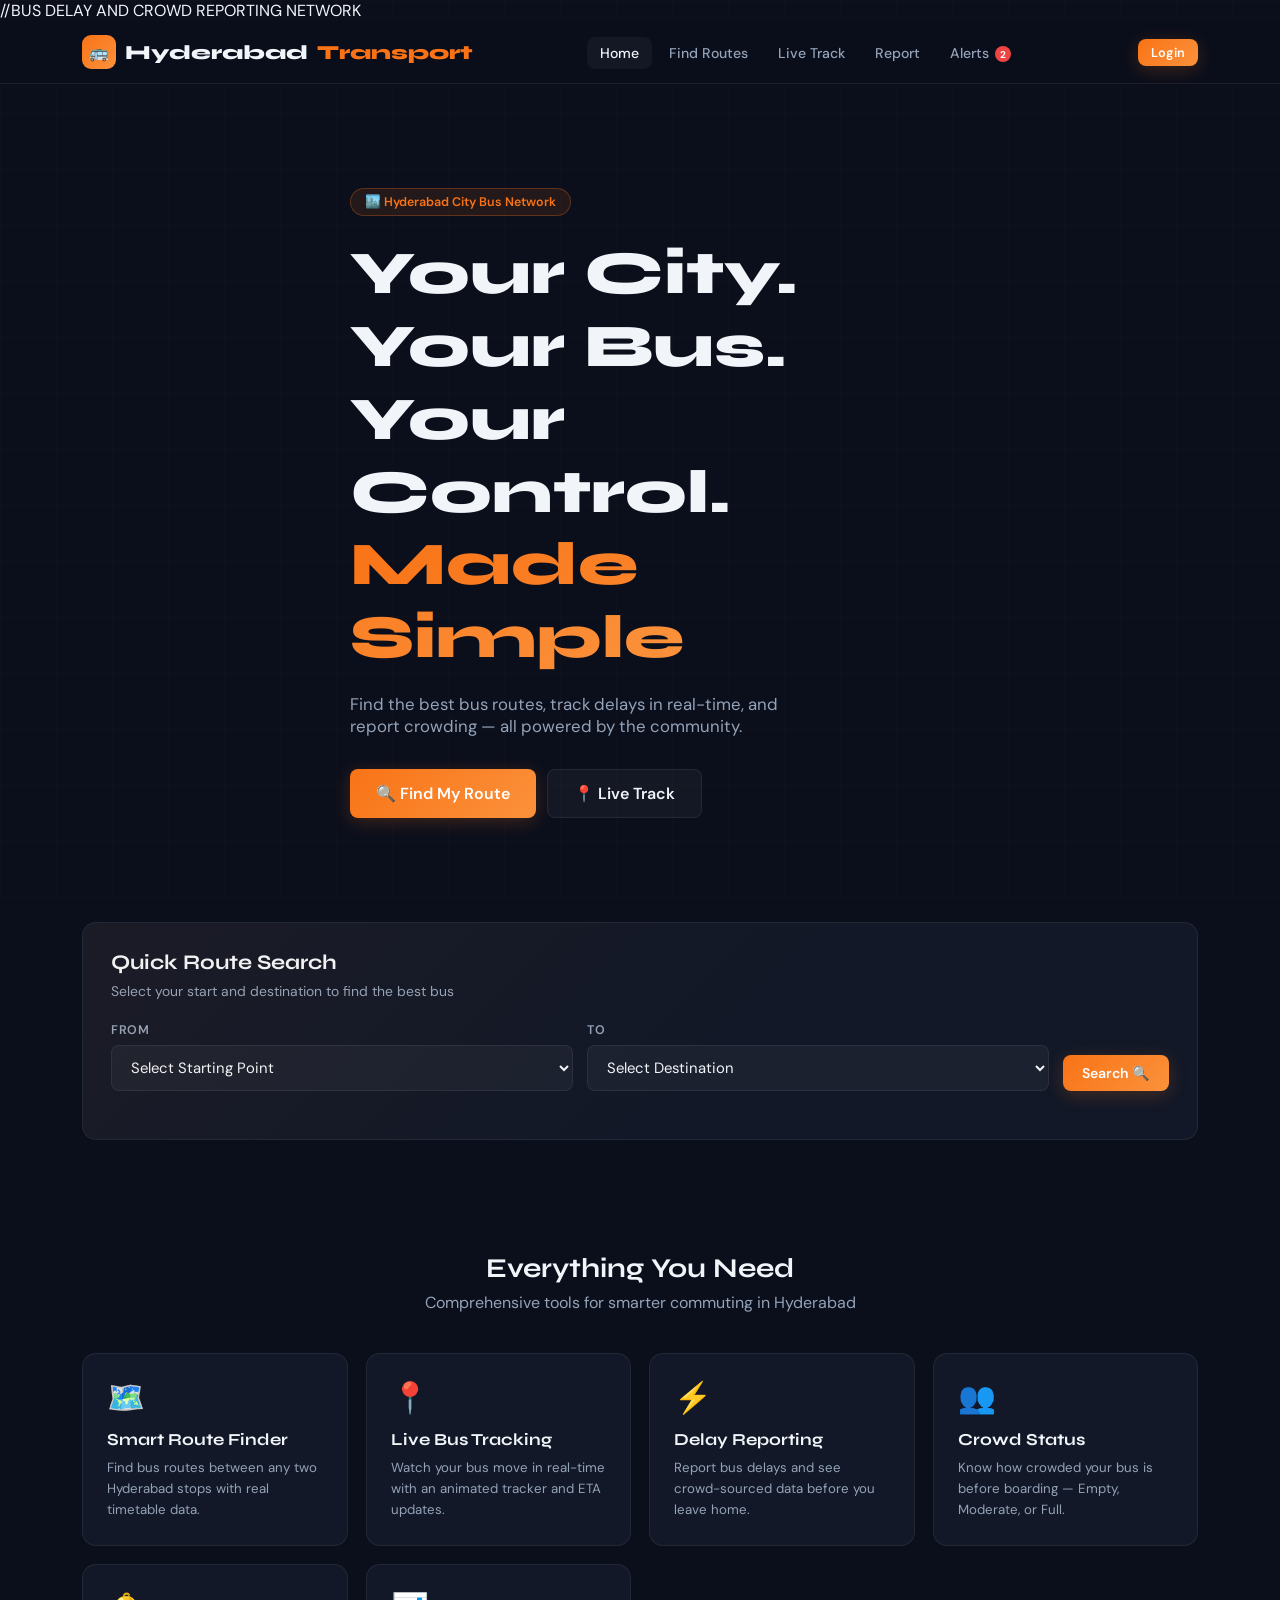
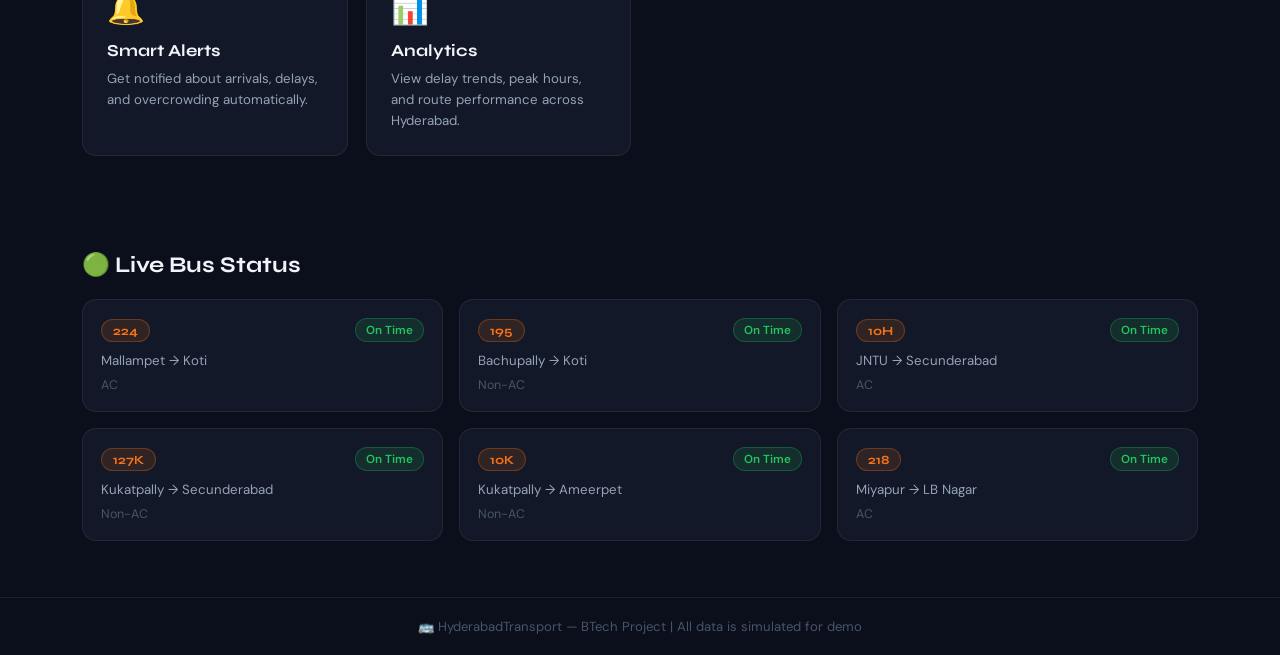
<file: index.html>
//BUS DELAY AND CROWD REPORTING NETWORK
<!DOCTYPE html>
<html lang="en">
<head>
  <meta charset="UTF-8"/>
  <meta name="viewport" content="width=device-width,initial-scale=1.0"/>
  <title>HyderabadTransport — Home</title>
  <link rel="stylesheet" href="style.css"/>
</head>
<body>

<!-- ===== NAVBAR ===== -->
<nav class="nav">
  <div class="nav-in">
    <a href="index.html" class="logo"><div class="logo-box">🚌</div>Hyderabad<span>Transport</span></a>
    <ul class="nav-links" id="navLinks">
      <li><a href="index.html" class="on">Home</a></li>
      <li><a href="routes.html">Find Routes</a></li>
      <li><a href="tracking.html">Live Track</a></li>
      <li><a href="report.html">Report</a></li>
      <li><a href="notifications.html">Alerts <span id="nb" style="display:none;background:var(--red);color:#fff;border-radius:50%;width:16px;height:16px;font-size:0.62rem;align-items:center;justify-content:center;font-weight:700;margin-left:2px;"></span></a></li>
    </ul>
    <div class="nav-r" id="navR"></div>
    <button class="ham" id="ham" onclick="document.getElementById('navLinks').classList.toggle('open')">
      <span></span><span></span><span></span>
    </button>
  </div>
</nav>

<!-- ===== HERO ===== -->
<section class="hero">
  <div class="wrap">
    <div class="hero-content" style="max-width:580px">
      <div class="hero-badge fu">🏙️ Hyderabad City Bus Network</div>
      <h1 class="fu d1">Your City. Your Bus. Your Control.<br><span class="grad-text">Made Simple</span></h1>
      <p class="fu d2">Find the best bus routes, track delays in real-time, and report crowding — all powered by the community.</p>
      <div class="hero-btns fu d3">
        <a href="routes.html" class="btn btn-p btn-lg">🔍 Find My Route</a>
        <a href="tracking.html" class="btn btn-s btn-lg">📍 Live Track</a>
      </div>
    </div>
  </div>
</section>

<!-- ===== QUICK SEARCH ===== -->
<section class="sec" style="padding-top:0">
  <div class="wrap">
    <div class="search-box fu">
      <h2 style="margin-bottom:6px;font-size:1.3rem">Quick Route Search</h2>
      <p style="color:var(--t2);font-size:0.87rem;margin-bottom:22px">Select your start and destination to find the best bus</p>
      <div class="search-row">
        <div class="fg" style="margin:0">
          <label class="lbl">From</label>
          <select class="inp" id="fromS"><option value="">Select Starting Point</option></select>
        </div>
        <div class="fg" style="margin:0">
          <label class="lbl">To</label>
          <select class="inp" id="toS"><option value="">Select Destination</option></select>
        </div>
        <button class="btn btn-p" onclick="qSearch()" style="align-self:flex-end">Search 🔍</button>
      </div>
      <div id="qRes" style="margin-top:20px"></div>
    </div>
  </div>
</section>

<!-- ===== FEATURES ===== -->
<section class="sec">
  <div class="wrap">
    <div class="tc" style="margin-bottom:36px">
      <h2 style="font-size:1.7rem;margin-bottom:7px">Everything You Need</h2>
      <p style="color:var(--t2)">Comprehensive tools for smarter commuting in Hyderabad</p>
    </div>
    <div class="feat-grid">
      <div class="feat fu">   <div class="feat-ico">🗺️</div><h3>Smart Route Finder</h3><p>Find bus routes between any two Hyderabad stops with real timetable data.</p></div>
      <div class="feat fu d1"><div class="feat-ico">📍</div><h3>Live Bus Tracking</h3><p>Watch your bus move in real-time with an animated tracker and ETA updates.</p></div>
      <div class="feat fu d2"><div class="feat-ico">⚡</div><h3>Delay Reporting</h3><p>Report bus delays and see crowd-sourced data before you leave home.</p></div>
      <div class="feat fu d3"><div class="feat-ico">👥</div><h3>Crowd Status</h3><p>Know how crowded your bus is before boarding — Empty, Moderate, or Full.</p></div>
      <div class="feat fu">   <div class="feat-ico">🔔</div><h3>Smart Alerts</h3><p>Get notified about arrivals, delays, and overcrowding automatically.</p></div>
      <div class="feat fu d1"><div class="feat-ico">📊</div><h3>Analytics</h3><p>View delay trends, peak hours, and route performance across Hyderabad.</p></div>
    </div>
  </div>
</section>

<!-- ===== LIVE STATUS ===== -->
<section class="sec" style="padding-top:0">
  <div class="wrap">
    <h2 style="margin-bottom:20px;font-size:1.4rem">🟢 Live Bus Status</h2>
    <div id="liveGrid" style="display:grid;grid-template-columns:repeat(auto-fill,minmax(270px,1fr));gap:16px"></div>
  </div>
</section>

<footer><p>🚌 HyderabadTransport — BTech Project | All data is simulated for demo</p></footer>

<script>
/* ==================== SHARED DATA ==================== */
const ROUTES = [
  {id:"R01",from:"Mallampet",to:"Nizampet",     buses:["224","195","10H"],   stops:["Mallampet","Bachupally X Roads","Nizampet X Roads","Nizampet"],duration:"25 min",distance:"8 km", firstBus:"5:30 AM",lastBus:"10:30 PM",avgDelay:8},
  {id:"R02",from:"Kukatpally",to:"Ameerpet",    buses:["127K","10K"],        stops:["Kukatpally Housing Board","KPHB Colony","Balanagar","Ameerpet"],duration:"35 min",distance:"12 km",firstBus:"5:00 AM",lastBus:"11:00 PM",avgDelay:12},
  {id:"R03",from:"Miyapur",to:"LB Nagar",       buses:["218","277"],         stops:["Miyapur","JNTU","Kukatpally","Ameerpet","Nampally","Koti","LB Nagar"],duration:"90 min",distance:"35 km",firstBus:"5:15 AM",lastBus:"10:45 PM",avgDelay:20},
  {id:"R04",from:"Bachupally",to:"Koti",        buses:["224M","195"],        stops:["Bachupally","Mallampet","Nizampet","JNTU","Kukatpally","Ameerpet","Koti"],duration:"75 min",distance:"28 km",firstBus:"5:30 AM",lastBus:"10:30 PM",avgDelay:15},
  {id:"R05",from:"JNTU",to:"Secunderabad",      buses:["10H","187"],         stops:["JNTU","Kukatpally","Balanagar","Sanathnagar","Erragadda","Secunderabad"],duration:"55 min",distance:"20 km",firstBus:"5:45 AM",lastBus:"11:15 PM",avgDelay:10},
  {id:"R06",from:"Gachibowli",to:"Uppal",       buses:["216","49M"],         stops:["Gachibowli","Hitech City","Madhapur","Punjagutta","Ameerpet","Uppal"],duration:"60 min",distance:"22 km",firstBus:"6:00 AM",lastBus:"10:00 PM",avgDelay:18},
  {id:"R07",from:"Lingampally",to:"Koti",       buses:["116","115"],         stops:["Lingampally","Miyapur","JNTU","Kukatpally","Ameerpet","Koti"],duration:"80 min",distance:"30 km",firstBus:"5:30 AM",lastBus:"10:00 PM",avgDelay:22},
  {id:"R08",from:"Hitech City",to:"Secunderabad",buses:["127K","5K","10H"],  stops:["Hitech City","Madhapur","Ameerpet","Lakdikapul","Secunderabad"],duration:"45 min",distance:"16 km",firstBus:"5:00 AM",lastBus:"11:30 PM",avgDelay:14},
  {id:"R09",from:"Ameerpet",to:"Koti",          buses:["2K","5K","49"],      stops:["Ameerpet","Nampally","Abids","Koti"],duration:"25 min",distance:"7 km",firstBus:"5:00 AM",lastBus:"11:45 PM",avgDelay:7},
  {id:"R10",from:"Dilsukhnagar",to:"Mehdipatnam",buses:["216M","102"],       stops:["Dilsukhnagar","LB Nagar","Uppal","Ameerpet","Mehdipatnam"],duration:"65 min",distance:"24 km",firstBus:"6:00 AM",lastBus:"10:30 PM",avgDelay:19}
];
const BUSES = [
  {id:"B01",number:"224",  route:"Mallampet → Koti",           type:"AC",    cap:60},
  {id:"B02",number:"195",  route:"Bachupally → Koti",          type:"Non-AC",cap:60},
  {id:"B03",number:"10H",  route:"JNTU → Secunderabad",        type:"AC",    cap:80},
  {id:"B04",number:"127K", route:"Kukatpally → Secunderabad",  type:"Non-AC",cap:60},
  {id:"B05",number:"10K",  route:"Kukatpally → Ameerpet",      type:"Non-AC",cap:60},
  {id:"B06",number:"218",  route:"Miyapur → LB Nagar",         type:"AC",    cap:80},
  {id:"B07",number:"277",  route:"Miyapur → LB Nagar",         type:"Non-AC",cap:80},
  {id:"B08",number:"224M", route:"Bachupally → Koti",          type:"Non-AC",cap:60},
  {id:"B09",number:"187",  route:"JNTU → Secunderabad",        type:"Non-AC",cap:60},
  {id:"B10",number:"216",  route:"Gachibowli → Uppal",         type:"AC",    cap:80},
  {id:"B11",number:"49M",  route:"Gachibowli → Uppal",         type:"Non-AC",cap:60},
  {id:"B12",number:"116",  route:"Lingampally → Koti",         type:"Non-AC",cap:60},
  {id:"B13",number:"115",  route:"Lingampally → Koti",         type:"Non-AC",cap:60}
];
const STOPS = [...new Set(ROUTES.flatMap(r=>r.stops))].sort();

/* ==================== LOCALSTORAGE HELPERS ==================== */
function gR(k,d=[]){try{return JSON.parse(localStorage.getItem(k))||d}catch{return d}}
function sR(k,v){localStorage.setItem(k,JSON.stringify(v))}
function getRoutes(){return gR('routes',ROUTES)}
function getBuses() {return gR('buses',BUSES)}
function getUsers() {return gR('users',[])}
function getDelays(){return gR('delays',[])}
function getCrowds(){return gR('crowds',[])}
function getNotifs(){return gR('notifs',[])}
function saveRoutes(v){sR('routes',v)} function saveBuses(v){sR('buses',v)}
function saveUsers(v) {sR('users',v)}  function saveDelays(v){sR('delays',v)}
function saveCrowds(v){sR('crowds',v)} function saveNotifs(v){sR('notifs',v)}
function uid(){return 'id_'+Date.now()+'_'+Math.random().toString(36).slice(2,7)}
function timeAgo(ts){const m=Math.floor((Date.now()-ts)/60000);if(m<1)return 'Just now';if(m<60)return m+' min ago';const h=Math.floor(m/60);if(h<24)return h+' hr ago';return Math.floor(h/24)+' days ago';}
function getCurUser(){try{return JSON.parse(localStorage.getItem('curUser'))}catch{return null}}
function getLatestCrowd(bn){const r=getCrowds().filter(x=>x.bn===bn).sort((a,b)=>b.ts-a.ts);return r.length?r[0].level:null}
function getLatestDelay(bn){const r=getDelays().filter(x=>x.bn===bn).sort((a,b)=>b.ts-a.ts);return r.length?r[0].delay:null}
function crowdBadge(l){if(!l)return '<span class="badge b-b">No data</span>';if(l==='Empty')return '<span class="badge b-g">🟢 Empty</span>';if(l==='Moderate')return '<span class="badge b-y">🟡 Moderate</span>';return '<span class="badge b-r">🔴 Full</span>';}

/* Init default data if empty */
(function initData(){
  if(!localStorage.getItem('users')){
    saveUsers([
      {id:'admin1',name:'Admin',email:'admin@transit.com',pw:btoa('admin123'),role:'admin'},
      {id:'user1', name:'Demo User',email:'demo@user.com',pw:btoa('demo123'),role:'user'}
    ]);
  }
  if(!localStorage.getItem('notifs')){
    saveNotifs([
      {id:'n1',type:'arrival',title:'Bus 10H Arriving Soon',desc:'Bus 10H reaches JNTU in ~3 mins',time:'2 min ago',read:false},
      {id:'n2',type:'delay',  title:'Delay Alert — Bus 218', desc:'Bus 218 delayed by 20 min on Miyapur-LB Nagar',time:'8 min ago',read:false},
      {id:'n3',type:'crowd',  title:'Heavy Crowd — Bus 127K',desc:'Bus 127K is fully crowded. Next in 12 min.',time:'15 min ago',read:true}
    ]);
  }
})();

/* ==================== TOAST ==================== */
function toast(type,title,msg='',ms=4000){
  let w=document.getElementById('tw');
  if(!w){w=document.createElement('div');w.id='tw';w.className='toast-wrap';document.body.appendChild(w);}
  const ico={success:'✅',warning:'⚠️',error:'❌',info:'ℹ️'};
  const el=document.createElement('div');
  el.className=`toast ${type}`;
  el.innerHTML=`<span class="t-ico">${ico[type]||'ℹ️'}</span><div class="t-body"><div class="t-ttl">${title}</div>${msg?`<div class="t-msg">${msg}</div>`:''}</div><button class="t-x" onclick="this.parentElement.remove()">✕</button>`;
  w.appendChild(el);
  setTimeout(()=>{el.style.animation='tOut .35s ease forwards';setTimeout(()=>el.remove(),350)},ms);
}

/* ==================== NAVBAR ==================== */
function setupNav(){
  const u=getCurUser();
  const r=document.getElementById('navR');
  if(!r)return;
  r.innerHTML=u?`
    <div class="flex-c gap1"><div class="ava">${u.name[0]}</div><span style="font-size:0.87rem;color:var(--t2)">${u.name}</span></div>
    <button class="btn btn-s btn-sm" onclick="logout()">Logout</button>
    ${u.role==='admin'?'<a href="admin.html" class="btn btn-p btn-sm">🛡 Admin</a>':''}
  `:
  `<a href="login.html" class="btn btn-p btn-sm">Login</a>`;

  /* notif badge */
  const nb=document.getElementById('nb');
  if(nb){const un=getNotifs().filter(n=>!n.read).length;if(un>0){nb.style.display='inline-flex';nb.textContent=un;}}
}
function logout(){localStorage.removeItem('curUser');location.href='index.html';}

/* ==================== PAGE LOGIC ==================== */
/* Populate stop dropdowns */
function fillStops(...ids){ids.forEach(id=>{const el=document.getElementById(id);if(!el)return;STOPS.forEach(s=>{const o=document.createElement('option');o.value=o.textContent=s;el.appendChild(o);});});}

function qSearch(){
  const from=document.getElementById('fromS').value;
  const to=document.getElementById('toS').value;
  if(!from||!to){toast('warning','Select both stops');return;}
  if(from===to){toast('error','Same stop selected','Start and destination must be different');return;}
  location.href=`routes.html?from=${encodeURIComponent(from)}&to=${encodeURIComponent(to)}`;
}

/* Live status grid */
function renderLiveGrid(){
  const g=document.getElementById('liveGrid');if(!g)return;
  g.innerHTML=getBuses().slice(0,6).map(b=>{
    const crowd=getLatestCrowd(b.number);
    const delay=getLatestDelay(b.number);
    const st=delay?(+delay>=30?'Delayed':'Slight Delay'):'On Time';
    const sc=st==='On Time'?'b-g':st==='Slight Delay'?'b-y':'b-r';
    return `<div class="route-card" onclick="location.href='routes.html?bus=${b.number}'">
      <div style="display:flex;justify-content:space-between;align-items:center;margin-bottom:10px">
        <span class="chip">${b.number}</span><span class="badge ${sc}">${st}</span>
      </div>
      <div style="color:var(--t2);font-size:0.83rem;margin-bottom:8px">${b.route}</div>
      <div style="display:flex;gap:10px;font-size:0.78rem;color:var(--t3)">
        <span>${b.type}</span>${crowd?`<span>Crowd: ${crowd}</span>`:''}${delay?`<span>⏱ +${delay}m</span>`:''}
      </div>
    </div>`;
  }).join('');
}

/* Boot */
fillStops('fromS','toS');
setupNav();
renderLiveGrid();
</script>
</body>
</html>
</file>
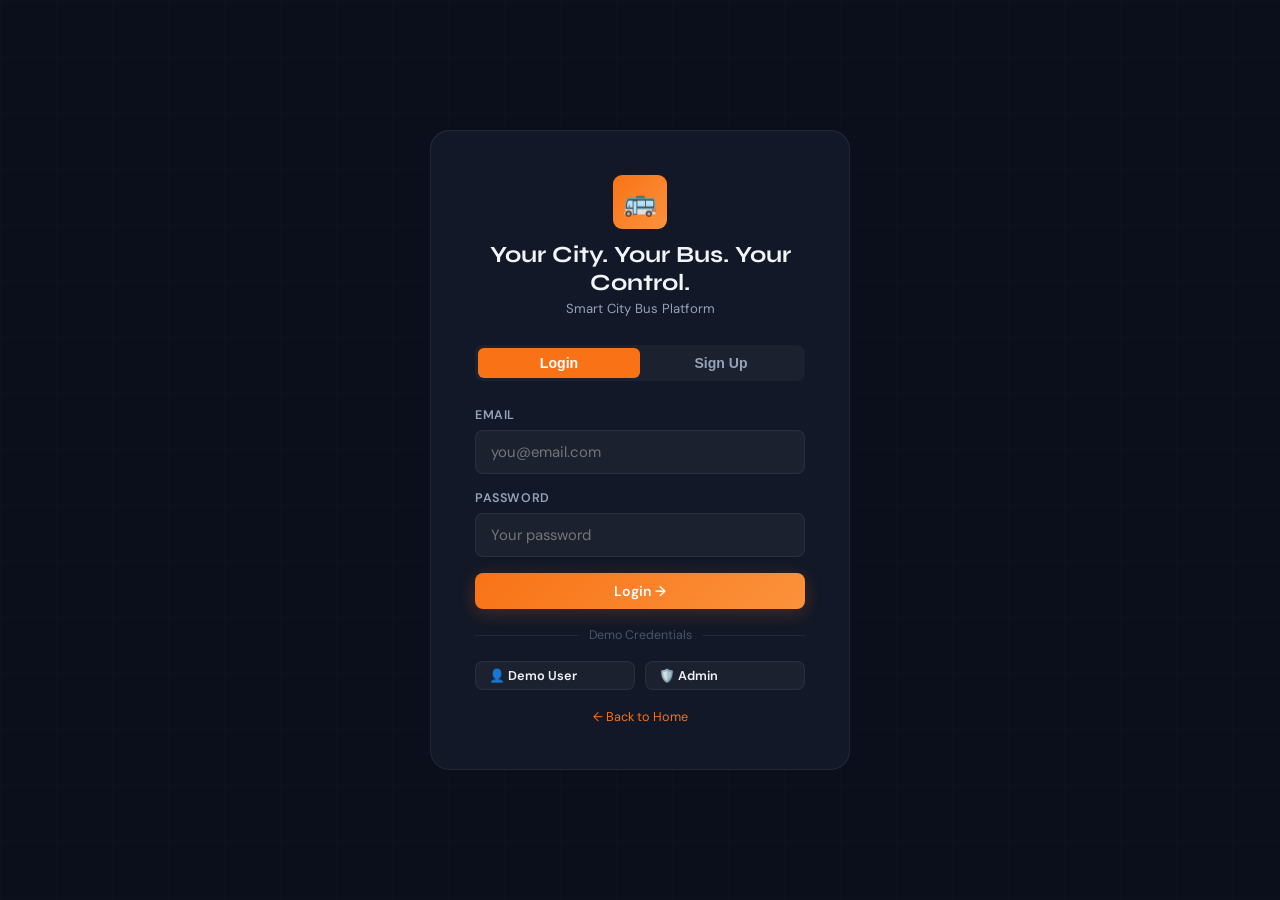
<file: admin.html>
<!DOCTYPE html>
<html lang="en">
<head>
  <meta charset="UTF-8"/><meta name="viewport" content="width=device-width,initial-scale=1.0"/>
  <title>Admin — HyderabadTransport</title>
  <link rel="stylesheet" href="style.css"/>
</head>
<body>
<nav class="nav">
  <div class="nav-in">
    <a href="index.html" class="logo"><div class="logo-box">🚌</div>Hyderabad<span>Transport</span></a>
    <ul class="nav-links" id="navLinks">
      <li><a href="index.html">Main Site</a></li>
    </ul>
    <div class="nav-r" id="navR"></div>
    <button class="ham" onclick="document.getElementById('navLinks').classList.toggle('open')"><span></span><span></span><span></span></button>
  </div>
</nav>

<div class="admin-wrap">
  <!-- SIDEBAR -->
  <div class="sidebar">
    <div style="font-size:0.68rem;font-weight:700;text-transform:uppercase;letter-spacing:.1em;color:var(--t3);padding:0 8px;margin-bottom:10px">Admin Panel</div>
    <ul>
      <li><a href="#" onclick="showTab('dash')" id="s-dash" class="on">📊 Dashboard</a></li>
      <li><a href="#" onclick="showTab('buses')" id="s-buses">🚌 Manage Buses</a></li>
      <li><a href="#" onclick="showTab('routes')" id="s-routes">🗺️ Manage Routes</a></li>
      <li><a href="#" onclick="showTab('reports')" id="s-reports">📋 Reports</a></li>
      <li><a href="#" onclick="showTab('analytics')" id="s-analytics">📈 Analytics</a></li>
    </ul>
  </div>

  <!-- CONTENT -->
  <div class="adm-c">

    <!-- ===== DASHBOARD ===== -->
    <div id="tab-dash">
      <div style="display:flex;justify-content:space-between;align-items:center;margin-bottom:26px;flex-wrap:wrap;gap:12px">
        <div><h1 style="font-size:1.75rem;margin-bottom:3px">Dashboard</h1><p id="dateStr" style="color:var(--t2);font-size:0.87rem"></p></div>
        <div style="display:flex;gap:9px">
          <button class="btn btn-s btn-sm" onclick="refreshDash()">🔄 Refresh</button>
          <button class="btn btn-p btn-sm" onclick="genDemo()">⚡ Demo Data</button>
        </div>
      </div>
      <div class="stat-grid">
        <div class="stat o"><div class="stat-ico">🚌</div><div class="stat-val" id="ds-buses">0</div><div class="stat-lbl">Total Buses</div></div>
        <div class="stat b"><div class="stat-ico">👤</div><div class="stat-val" id="ds-users">0</div><div class="stat-lbl">Users</div></div>
        <div class="stat r"><div class="stat-ico">⚡</div><div class="stat-val" id="ds-delays">0</div><div class="stat-lbl">Delay Reports</div></div>
        <div class="stat g"><div class="stat-ico">🗺️</div><div class="stat-val" id="ds-routes">0</div><div class="stat-lbl">Routes</div></div>
      </div>
      <div class="grid2">
        <div class="card"><div style="display:flex;justify-content:space-between;margin-bottom:14px"><h3>⚡ Recent Delays</h3></div><div id="dd-delays"><p style="color:var(--t2);font-size:0.88rem">No reports yet.</p></div></div>
        <div class="card"><div style="display:flex;justify-content:space-between;margin-bottom:14px"><h3>👥 Recent Crowd</h3></div><div id="dd-crowds"><p style="color:var(--t2);font-size:0.88rem">No reports yet.</p></div></div>
      </div>
      <div class="card" style="margin-top:20px">
        <h3 style="margin-bottom:14px">📊 Most Reported Buses</h3>
        <div id="dd-chart"></div>
      </div>
    </div>

    <!-- ===== BUSES ===== -->
    <div id="tab-buses" class="hidden">
      <div style="display:flex;justify-content:space-between;align-items:center;margin-bottom:24px">
        <h1 style="font-size:1.75rem">🚌 Manage Buses</h1>
        <button class="btn btn-p" onclick="openBusModal()">+ Add Bus</button>
      </div>
      <div class="card"><div style="overflow-x:auto"><table class="tbl"><thead><tr><th>Bus No.</th><th>Route</th><th>Type</th><th>Capacity</th><th>Actions</th></tr></thead><tbody id="busTable"></tbody></table></div></div>
    </div>

    <!-- ===== ROUTES ===== -->
    <div id="tab-routes" class="hidden">
      <div style="display:flex;justify-content:space-between;align-items:center;margin-bottom:24px">
        <h1 style="font-size:1.75rem">🗺️ Manage Routes</h1>
        <button class="btn btn-p" onclick="openRouteModal()">+ Add Route</button>
      </div>
      <div class="card"><div style="overflow-x:auto"><table class="tbl"><thead><tr><th>From</th><th>To</th><th>Buses</th><th>Duration</th><th>Stops</th><th>Actions</th></tr></thead><tbody id="routeTable"></tbody></table></div></div>
    </div>

    <!-- ===== REPORTS ===== -->
    <div id="tab-reports" class="hidden">
      <div style="display:flex;justify-content:space-between;align-items:center;margin-bottom:24px;flex-wrap:wrap;gap:10px">
        <h1 style="font-size:1.75rem">📋 Community Reports</h1>
        <button class="btn btn-d btn-sm" onclick="clearAll()">🗑 Clear All</button>
      </div>
      <div class="card" style="margin-bottom:20px">
        <div style="display:flex;justify-content:space-between;margin-bottom:14px"><h3>⚡ Delay Reports (<span id="dc">0</span>)</h3><button class="btn btn-d btn-sm" onclick="clearDelays()">Clear Delays</button></div>
        <div style="overflow-x:auto"><table class="tbl"><thead><tr><th>Bus</th><th>Delay</th><th>Stop</th><th>Note</th><th>By</th><th>Time</th><th>Action</th></tr></thead><tbody id="repDelays"></tbody></table></div>
      </div>
      <div class="card">
        <div style="display:flex;justify-content:space-between;margin-bottom:14px"><h3>👥 Crowd Reports (<span id="cc">0</span>)</h3><button class="btn btn-d btn-sm" onclick="clearCrowds()">Clear Crowd</button></div>
        <div style="overflow-x:auto"><table class="tbl"><thead><tr><th>Bus</th><th>Level</th><th>Stop</th><th>By</th><th>Time</th><th>Action</th></tr></thead><tbody id="repCrowds"></tbody></table></div>
      </div>
    </div>

    <!-- ===== ANALYTICS ===== -->
    <div id="tab-analytics" class="hidden">
      <div style="margin-bottom:24px"><h1 style="font-size:1.75rem;margin-bottom:4px">📈 Analytics</h1><p style="color:var(--t2)">Insights into route performance</p></div>
      <div class="stat-grid" style="margin-bottom:22px">
        <div class="stat o"><div class="stat-ico">⚡</div><div class="stat-val" id="an-d">0</div><div class="stat-lbl">Delay Reports</div></div>
        <div class="stat b"><div class="stat-ico">👥</div><div class="stat-val" id="an-c">0</div><div class="stat-lbl">Crowd Reports</div></div>
        <div class="stat r"><div class="stat-ico">🔴</div><div class="stat-val" id="an-f">0</div><div class="stat-lbl">Full Bus Reports</div></div>
        <div class="stat g"><div class="stat-ico">✅</div><div class="stat-val" id="an-p">—</div><div class="stat-lbl">On-Time %</div></div>
      </div>
      <div class="grid2" style="margin-bottom:20px">
        <div class="card"><h3 style="margin-bottom:14px">🚌 Most Delayed Buses</h3><div id="an-chart1"></div></div>
        <div class="card"><h3 style="margin-bottom:14px">👥 Crowd Distribution</h3><div id="an-chart2"></div></div>
      </div>
      <div class="card" style="margin-bottom:20px"><h3 style="margin-bottom:14px">⏰ Peak Hours (Simulated)</h3><div id="an-peak"></div></div>
      <div class="card"><h3 style="margin-bottom:14px">🗺️ Route Performance</h3><div style="overflow-x:auto"><table class="tbl"><thead><tr><th>Route</th><th>Buses</th><th>Delay Reports</th><th>Crowd Level</th><th>Status</th></tr></thead><tbody id="an-routes"></tbody></table></div></div>
    </div>

  </div><!-- .adm-c -->
</div><!-- .admin-wrap -->

<!-- BUS MODAL -->
<div class="modal-bg hidden" id="busModal" onclick="if(event.target===this)closeBusModal()">
  <div class="modal">
    <button class="modal-x" onclick="closeBusModal()">✕</button>
    <h3 id="bm-title" style="margin-bottom:18px">Add Bus</h3>
    <input type="hidden" id="bm-id"/>
    <div class="fg"><label class="lbl">Bus Number</label><input class="inp" id="bm-num" placeholder="e.g. 224M"/></div>
    <div class="fg"><label class="lbl">Route Description</label><input class="inp" id="bm-route" placeholder="Mallampet → Koti"/></div>
    <div style="display:grid;grid-template-columns:1fr 1fr;gap:12px">
      <div class="fg"><label class="lbl">Type</label><select class="inp" id="bm-type"><option>AC</option><option>Non-AC</option><option>Volvo</option><option>Mini</option></select></div>
      <div class="fg"><label class="lbl">Capacity</label><input class="inp" type="number" id="bm-cap" value="60"/></div>
    </div>
    <div style="display:flex;gap:10px">
      <button class="btn btn-p btn-full" onclick="saveBus()">Save</button>
      <button class="btn btn-s btn-full" onclick="closeBusModal()">Cancel</button>
    </div>
  </div>
</div>

<!-- ROUTE MODAL -->
<div class="modal-bg hidden" id="routeModal" onclick="if(event.target===this)closeRouteModal()">
  <div class="modal">
    <button class="modal-x" onclick="closeRouteModal()">✕</button>
    <h3 id="rm-title" style="margin-bottom:18px">Add Route</h3>
    <input type="hidden" id="rm-id"/>
    <div style="display:grid;grid-template-columns:1fr 1fr;gap:12px">
      <div class="fg"><label class="lbl">From</label><input class="inp" id="rm-from" placeholder="Starting point"/></div>
      <div class="fg"><label class="lbl">To</label><input class="inp" id="rm-to" placeholder="Destination"/></div>
    </div>
    <div class="fg"><label class="lbl">Buses (comma separated)</label><input class="inp" id="rm-buses" placeholder="224, 195, 10H"/></div>
    <div class="fg"><label class="lbl">Stops (comma separated)</label><textarea class="inp" id="rm-stops" rows="2" placeholder="Stop1, Stop2, Stop3..."></textarea></div>
    <div style="display:grid;grid-template-columns:1fr 1fr;gap:12px">
      <div class="fg"><label class="lbl">Duration</label><input class="inp" id="rm-dur" placeholder="45 min"/></div>
      <div class="fg"><label class="lbl">Distance</label><input class="inp" id="rm-dist" placeholder="16 km"/></div>
      <div class="fg"><label class="lbl">First Bus</label><input class="inp" id="rm-first" placeholder="5:30 AM"/></div>
      <div class="fg"><label class="lbl">Last Bus</label><input class="inp" id="rm-last" placeholder="10:30 PM"/></div>
    </div>
    <div style="display:flex;gap:10px">
      <button class="btn btn-p btn-full" onclick="saveRoute()">Save</button>
      <button class="btn btn-s btn-full" onclick="closeRouteModal()">Cancel</button>
    </div>
  </div>
</div>

<footer><p>🚌 Admin Panel — HyderabadTransit</p></footer>

<script>
/* ===== DATA ===== */
const DEF_BUSES=[
  {id:"B01",n:"224",  r:"Mallampet → Koti",          type:"AC",    cap:60},
  {id:"B02",n:"195",  r:"Bachupally → Koti",          type:"Non-AC",cap:60},
  {id:"B03",n:"10H",  r:"JNTU → Secunderabad",        type:"AC",    cap:80},
  {id:"B04",n:"127K", r:"Kukatpally → Secunderabad",  type:"Non-AC",cap:60},
  {id:"B05",n:"10K",  r:"Kukatpally → Ameerpet",      type:"Non-AC",cap:60},
  {id:"B06",n:"218",  r:"Miyapur → LB Nagar",         type:"AC",    cap:80},
  {id:"B07",n:"277",  r:"Miyapur → LB Nagar",         type:"Non-AC",cap:80},
  {id:"B08",n:"224M", r:"Bachupally → Koti",          type:"Non-AC",cap:60},
];
const DEF_ROUTES=[
  {id:"R01",from:"Mallampet",to:"Nizampet",    buses:["224","195","10H"],  stops:["Mallampet","Bachupally X Roads","Nizampet X Roads","Nizampet"],   duration:"25 min",distance:"8 km",firstBus:"5:30 AM",lastBus:"10:30 PM"},
  {id:"R02",from:"Kukatpally",to:"Ameerpet",   buses:["127K","10K"],       stops:["Kukatpally","KPHB Colony","Balanagar","Ameerpet"],                duration:"35 min",distance:"12 km",firstBus:"5:00 AM",lastBus:"11:00 PM"},
  {id:"R03",from:"Miyapur",to:"LB Nagar",      buses:["218","277"],        stops:["Miyapur","JNTU","Kukatpally","Ameerpet","Nampally","Koti","LB Nagar"],duration:"90 min",distance:"35 km",firstBus:"5:15 AM",lastBus:"10:45 PM"},
  {id:"R04",from:"Bachupally",to:"Koti",       buses:["224M","195"],       stops:["Bachupally","Mallampet","Nizampet","JNTU","Kukatpally","Ameerpet","Koti"],duration:"75 min",distance:"28 km",firstBus:"5:30 AM",lastBus:"10:30 PM"},
  {id:"R05",from:"JNTU",to:"Secunderabad",     buses:["10H","187"],        stops:["JNTU","Kukatpally","Balanagar","Sanathnagar","Erragadda","Secunderabad"],duration:"55 min",distance:"20 km",firstBus:"5:45 AM",lastBus:"11:15 PM"},
];

function gR(k,d){try{const v=JSON.parse(localStorage.getItem(k));return v||d}catch{return d}}
function sR(k,v){localStorage.setItem(k,JSON.stringify(v))}
function getBuses() {return gR('buses',DEF_BUSES)}
function getRoutes(){return gR('routes',DEF_ROUTES)}
function getUsers() {return gR('users',[])}
function getDelays(){return gR('delays',[])}
function getCrowds(){return gR('crowds',[])}
function saveBuses(v){sR('buses',v)} function saveRoutes(v){sR('routes',v)}
function saveDelays(v){sR('delays',v)} function saveCrowds(v){sR('crowds',v)}
function uid(){return 'id_'+Date.now()+'_'+Math.random().toString(36).slice(2,7)}
function timeAgo(ts){const m=Math.floor((Date.now()-ts)/60000);if(m<1)return 'Now';if(m<60)return m+'m';const h=Math.floor(m/60);return h<24?h+'h':Math.floor(h/24)+'d';}
function crowdBadge(l){if(l==='Empty')return '<span class="badge b-g">🟢 Empty</span>';if(l==='Moderate')return '<span class="badge b-y">🟡 Moderate</span>';return '<span class="badge b-r">🔴 Full</span>';}

/* Init users */
if(!localStorage.getItem('users'))sR('users',[{id:'admin1',name:'Admin',email:'admin@transit.com',pw:btoa('admin123'),role:'admin'},{id:'user1',name:'Demo User',email:'demo@user.com',pw:btoa('demo123'),role:'user'}]);

/* Toast */
let tw;function toast(type,title,msg=''){if(!tw){tw=document.createElement('div');tw.className='toast-wrap';document.body.appendChild(tw);}const ico={success:'✅',warning:'⚠️',error:'❌',info:'ℹ️'};const el=document.createElement('div');el.className=`toast ${type}`;el.innerHTML=`<span class="t-ico">${ico[type]}</span><div class="t-body"><div class="t-ttl">${title}</div>${msg?`<div class="t-msg">${msg}</div>`:''}</div><button class="t-x" onclick="this.parentElement.remove()">✕</button>`;tw.appendChild(el);setTimeout(()=>el.remove(),4000);}

/* Auth guard */
const cu=gR('curUser',null);
if(!cu||cu.role!=='admin'){location.href='login.html';}
document.getElementById('navR').innerHTML=`<div style="display:flex;align-items:center;gap:8px"><div class="ava">${cu?cu.name[0]:'A'}</div><span style="font-size:0.87rem;color:var(--t2)">${cu?cu.name:'Admin'}</span></div><button class="btn btn-s btn-sm" onclick="localStorage.removeItem('curUser');location.href='index.html'">Logout</button>`;

/* ===== TABS ===== */
const TABS=['dash','buses','routes','reports','analytics'];
function showTab(t){
  TABS.forEach(id=>{document.getElementById('tab-'+id).classList.add('hidden');document.getElementById('s-'+id).classList.remove('on');});
  document.getElementById('tab-'+t).classList.remove('hidden');
  document.getElementById('s-'+t).classList.add('on');
  if(t==='dash')refreshDash();
  if(t==='buses')renderBuses();
  if(t==='routes')renderRoutes();
  if(t==='reports')renderReports();
  if(t==='analytics')renderAnalytics();
}

/* ===== DASHBOARD ===== */
document.getElementById('dateStr').textContent=new Date().toLocaleDateString('en-IN',{weekday:'long',year:'numeric',month:'long',day:'numeric'});
function refreshDash(){
  document.getElementById('ds-buses').textContent=getBuses().length;
  document.getElementById('ds-users').textContent=getUsers().filter(u=>u.role!=='admin').length;
  document.getElementById('ds-delays').textContent=getDelays().length;
  document.getElementById('ds-routes').textContent=getRoutes().length;
  const ds=getDelays().slice(-5).reverse();
  document.getElementById('dd-delays').innerHTML=ds.length?`<table class="tbl"><thead><tr><th>Bus</th><th>Delay</th><th>Stop</th><th>Time</th></tr></thead><tbody>${ds.map(r=>`<tr><td><span class="chip">${r.bn}</span></td><td><span class="badge b-y">+${r.delay}m</span></td><td style="font-size:0.83rem">${r.stop||'—'}</td><td style="color:var(--t3);font-size:0.78rem">${timeAgo(r.ts)}</td></tr>`).join('')}</tbody></table>`:'<p style="color:var(--t2);font-size:0.88rem">No reports yet.</p>';
  const cs=getCrowds().slice(-5).reverse();
  document.getElementById('dd-crowds').innerHTML=cs.length?`<table class="tbl"><thead><tr><th>Bus</th><th>Level</th><th>Stop</th><th>Time</th></tr></thead><tbody>${cs.map(r=>`<tr><td><span class="chip">${r.bn}</span></td><td>${crowdBadge(r.level)}</td><td style="font-size:0.83rem">${r.stop||'—'}</td><td style="color:var(--t3);font-size:0.78rem">${timeAgo(r.ts)}</td></tr>`).join('')}</tbody></table>`:'<p style="color:var(--t2);font-size:0.88rem">No reports yet.</p>';
  const all=getDelays();const counts={};getBuses().slice(0,8).forEach(b=>counts[b.n]=0);all.forEach(r=>{if(counts[r.bn]!==undefined)counts[r.bn]++;});
  const maxV=Math.max(...Object.values(counts),1);
  document.getElementById('dd-chart').innerHTML=`<div class="bar-chart">${Object.entries(counts).map(([bus,c])=>`<div class="bar-item"><div class="bar-fill" style="height:${Math.max(c/maxV*130,4)}px" data-v="${c}"></div><div class="bar-lbl">${bus}</div></div>`).join('')}</div>`;
}
refreshDash();

/* ===== BUSES CRUD ===== */
function renderBuses(){
  document.getElementById('busTable').innerHTML=getBuses().map(b=>`
    <tr><td><span class="chip">${b.n}</span></td><td>${b.r}</td><td><span class="badge b-b">${b.type}</span></td><td>${b.cap} seats</td>
    <td><div style="display:flex;gap:7px"><button class="btn btn-s btn-sm" onclick="editBus('${b.id}')">✏️ Edit</button><button class="btn btn-d btn-sm" onclick="delBus('${b.id}')">🗑 Del</button></div></td>
    </tr>`).join('');
}
function openBusModal(id){
  document.getElementById('bm-title').textContent=id?'Edit Bus':'Add Bus';
  document.getElementById('bm-id').value=id||'';
  if(id){const b=getBuses().find(x=>x.id===id);if(b){document.getElementById('bm-num').value=b.n;document.getElementById('bm-route').value=b.r;document.getElementById('bm-type').value=b.type;document.getElementById('bm-cap').value=b.cap;}}
  else{document.getElementById('bm-num').value='';document.getElementById('bm-route').value='';document.getElementById('bm-type').value='AC';document.getElementById('bm-cap').value=60;}
  document.getElementById('busModal').classList.remove('hidden');
}
function closeBusModal(){document.getElementById('busModal').classList.add('hidden');}
function editBus(id){openBusModal(id);}
function saveBus(){
  const id=document.getElementById('bm-id').value;
  const n=document.getElementById('bm-num').value.trim();
  const r=document.getElementById('bm-route').value.trim();
  const type=document.getElementById('bm-type').value;
  const cap=+document.getElementById('bm-cap').value;
  if(!n||!r){toast('warning','Fill bus number and route');return;}
  let bs=getBuses();
  if(id){bs=bs.map(b=>b.id===id?{...b,n,r,type,cap}:b);toast('success','Bus Updated');}
  else{bs.push({id:uid(),n,r,type,cap});toast('success','Bus Added');}
  saveBuses(bs);closeBusModal();renderBuses();
}
function delBus(id){if(!confirm('Delete this bus?'))return;saveBuses(getBuses().filter(b=>b.id!==id));toast('success','Deleted');renderBuses();}

/* ===== ROUTES CRUD ===== */
function renderRoutes(){
  document.getElementById('routeTable').innerHTML=getRoutes().map(r=>`
    <tr><td style="font-weight:500">${r.from}</td><td style="font-weight:500">${r.to}</td>
    <td>${r.buses.map(b=>`<span class="chip" style="font-size:0.7rem;padding:2px 8px">${b}</span>`).join(' ')}</td>
    <td>${r.duration}</td><td style="color:var(--t2);font-size:0.83rem">${r.stops.length} stops</td>
    <td><div style="display:flex;gap:7px"><button class="btn btn-s btn-sm" onclick="editRoute('${r.id}')">✏️ Edit</button><button class="btn btn-d btn-sm" onclick="delRoute('${r.id}')">🗑 Del</button></div></td>
    </tr>`).join('');
}
function openRouteModal(id){
  document.getElementById('rm-title').textContent=id?'Edit Route':'Add Route';
  document.getElementById('rm-id').value=id||'';
  if(id){const r=getRoutes().find(x=>x.id===id);if(r){document.getElementById('rm-from').value=r.from;document.getElementById('rm-to').value=r.to;document.getElementById('rm-buses').value=r.buses.join(', ');document.getElementById('rm-stops').value=r.stops.join(', ');document.getElementById('rm-dur').value=r.duration;document.getElementById('rm-dist').value=r.distance;document.getElementById('rm-first').value=r.firstBus;document.getElementById('rm-last').value=r.lastBus;}}
  else{['rm-from','rm-to','rm-buses','rm-stops','rm-dur','rm-dist','rm-first','rm-last'].forEach(id=>document.getElementById(id).value='');}
  document.getElementById('routeModal').classList.remove('hidden');
}
function closeRouteModal(){document.getElementById('routeModal').classList.add('hidden');}
function editRoute(id){openRouteModal(id);}
function saveRoute(){
  const id=document.getElementById('rm-id').value;
  const from=document.getElementById('rm-from').value.trim();
  const to=document.getElementById('rm-to').value.trim();
  const buses=document.getElementById('rm-buses').value.split(',').map(s=>s.trim()).filter(Boolean);
  const stops=document.getElementById('rm-stops').value.split(',').map(s=>s.trim()).filter(Boolean);
  const duration=document.getElementById('rm-dur').value.trim()||'—';
  const distance=document.getElementById('rm-dist').value.trim()||'—';
  const firstBus=document.getElementById('rm-first').value.trim()||'—';
  const lastBus=document.getElementById('rm-last').value.trim()||'—';
  if(!from||!to||!buses.length){toast('warning','Fill From, To and at least one bus');return;}
  let rs=getRoutes();
  const data={from,to,buses,stops,duration,distance,firstBus,lastBus};
  if(id){rs=rs.map(r=>r.id===id?{...r,...data}:r);toast('success','Route Updated');}
  else{rs.push({id:uid(),...data});toast('success','Route Added');}
  saveRoutes(rs);closeRouteModal();renderRoutes();
}
function delRoute(id){if(!confirm('Delete this route?'))return;saveRoutes(getRoutes().filter(r=>r.id!==id));toast('success','Deleted');renderRoutes();}

/* ===== REPORTS ===== */
function renderReports(){
  const ds=getDelays().slice().reverse();
  const cs=getCrowds().slice().reverse();
  document.getElementById('dc').textContent=ds.length;
  document.getElementById('cc').textContent=cs.length;
  document.getElementById('repDelays').innerHTML=ds.length?ds.map(r=>`<tr><td><span class="chip">${r.bn}</span></td><td><span class="badge b-y">+${r.delay}m</span></td><td style="font-size:0.83rem">${r.stop||'—'}</td><td style="max-width:120px;overflow:hidden;text-overflow:ellipsis;white-space:nowrap;font-size:0.8rem;color:var(--t2)">${r.note||'—'}</td><td style="font-size:0.8rem;color:var(--t2)">${r.name}</td><td style="color:var(--t3);font-size:0.78rem">${timeAgo(r.ts)}</td><td><button class="btn btn-d btn-sm" onclick="delDelay('${r.id}')">✕</button></td></tr>`).join(''):'<tr><td colspan="7" style="text-align:center;color:var(--t3);padding:20px">No delay reports</td></tr>';
  document.getElementById('repCrowds').innerHTML=cs.length?cs.map(r=>`<tr><td><span class="chip">${r.bn}</span></td><td>${crowdBadge(r.level)}</td><td style="font-size:0.83rem">${r.stop||'—'}</td><td style="font-size:0.8rem;color:var(--t2)">${r.name}</td><td style="color:var(--t3);font-size:0.78rem">${timeAgo(r.ts)}</td><td><button class="btn btn-d btn-sm" onclick="delCrowd('${r.id}')">✕</button></td></tr>`).join(''):'<tr><td colspan="6" style="text-align:center;color:var(--t3);padding:20px">No crowd reports</td></tr>';
}
function delDelay(id){saveDelays(getDelays().filter(r=>r.id!==id));toast('success','Removed');renderReports();}
function delCrowd(id){saveCrowds(getCrowds().filter(r=>r.id!==id));toast('success','Removed');renderReports();}
function clearDelays(){if(!confirm('Clear all delay reports?'))return;saveDelays([]);toast('success','Cleared');renderReports();}
function clearCrowds(){if(!confirm('Clear all crowd reports?'))return;saveCrowds([]);toast('success','Cleared');renderReports();}
function clearAll(){if(!confirm('Clear ALL reports?'))return;saveDelays([]);saveCrowds([]);toast('success','All Cleared');renderReports();}

/* ===== ANALYTICS ===== */
function renderAnalytics(){
  const ds=getDelays(),cs=getCrowds(),rs=getRoutes();
  document.getElementById('an-d').textContent=ds.length;
  document.getElementById('an-c').textContent=cs.length;
  document.getElementById('an-f').textContent=cs.filter(c=>c.level==='Full').length;
  const pct=ds.length===0?100:Math.min(100,Math.max(0,Math.round((1-ds.length/(rs.length*5))*100)));
  document.getElementById('an-p').textContent=pct+'%';
  /* Chart 1 */
  const cnt={};getBuses().slice(0,8).forEach(b=>cnt[b.n]=0);ds.forEach(r=>{if(cnt[r.bn]!==undefined)cnt[r.bn]++;});
  const mx=Math.max(...Object.values(cnt),1);
  document.getElementById('an-chart1').innerHTML=`<div class="bar-chart">${Object.entries(cnt).map(([bus,c])=>`<div class="bar-item"><div class="bar-fill" style="height:${Math.max(c/mx*130,4)}px;background:linear-gradient(180deg,var(--yellow),#d97706)" data-v="${c}"></div><div class="bar-lbl">${bus}</div></div>`).join('')}</div>`;
  /* Chart 2 */
  const tot=cs.length||1;const ec=cs.filter(x=>x.level==='Empty').length,mc=cs.filter(x=>x.level==='Moderate').length,fc=cs.filter(x=>x.level==='Full').length;
  document.getElementById('an-chart2').innerHTML=`<div style="display:flex;flex-direction:column;gap:13px;margin-top:6px">${[['🟢 Empty',ec,'var(--green)'],['🟡 Moderate',mc,'var(--yellow)'],['🔴 Full',fc,'var(--red)']].map(([l,c,col])=>`<div><div style="display:flex;justify-content:space-between;margin-bottom:5px"><span style="font-size:0.83rem">${l}</span><span style="font-size:0.83rem;color:var(--t3)">${c} (${Math.round(c/tot*100)}%)</span></div><div style="height:7px;background:rgba(255,255,255,0.06);border-radius:4px;overflow:hidden"><div style="height:100%;width:${Math.round(c/tot*100)}%;background:${col};border-radius:4px;transition:width 1s ease"></div></div></div>`).join('')}</div>`;
  /* Peak hours */
  const hr=['6AM','7AM','8AM','9AM','10AM','12PM','2PM','4PM','5PM','6PM','7PM','8PM'],sd=[2,7,13,11,6,4,5,9,15,12,7,3],mx2=Math.max(...sd);
  document.getElementById('an-peak').innerHTML=`<div class="bar-chart" style="height:120px">${hr.map((h,i)=>`<div class="bar-item"><div class="bar-fill" style="height:${sd[i]/mx2*110}px;background:linear-gradient(180deg,var(--blue),#1d4ed8)" data-v="${sd[i]} reports"></div><div class="bar-lbl">${h}</div></div>`).join('')}</div><p style="color:var(--t3);font-size:0.73rem;margin-top:8px">📌 Peak: 8–9AM and 5–6PM (office hours)</p>`;
  /* Routes table */
  document.getElementById('an-routes').innerHTML=rs.map(r=>{const rd=ds.filter(d=>r.buses.includes(d.bn));const rc=cs.filter(c=>r.buses.includes(c.bn));const fc2=rc.filter(x=>x.level==='Full').length;const perf=rd.length===0?'<span class="badge b-g">Excellent</span>':rd.length<3?'<span class="badge b-y">Good</span>':'<span class="badge b-r">Needs Attention</span>';return `<tr><td style="font-weight:500">${r.from} → ${r.to}</td><td>${r.buses.map(b=>`<span class="chip" style="font-size:0.68rem;padding:2px 7px">${b}</span>`).join(' ')}</td><td>${rd.length}</td><td>${rc.length?fc2/rc.length>0.5?'🔴 Crowded':'🟡 Moderate':'No data'}</td><td>${perf}</td></tr>`;}).join('');
}

/* ===== DEMO DATA ===== */
function genDemo(){
  const buses=getBuses();const stops=['Ameerpet','JNTU','Koti','Kukatpally','Miyapur','Secunderabad','Gachibowli'];
  const delays=['10','20','30+'],crowds=['Empty','Moderate','Full'];
  let dd=getDelays(),cd=getCrowds();
  for(let i=0;i<15;i++){const b=buses[Math.floor(Math.random()*buses.length)];dd.push({id:uid(),bn:b.n,delay:delays[Math.floor(Math.random()*3)],stop:stops[Math.floor(Math.random()*stops.length)],note:'Demo data',name:'Demo',ts:Date.now()-Math.random()*3.6e6});cd.push({id:uid(),bn:b.n,level:crowds[Math.floor(Math.random()*3)],stop:stops[Math.floor(Math.random()*stops.length)],name:'Demo',ts:Date.now()-Math.random()*3.6e6});}
  saveDelays(dd);saveCrowds(cd);toast('success','Demo Data Added','15 sample reports generated');refreshDash();
}

/* Boot */
showTab('dash');
</script>
</body>
</html>
</file>
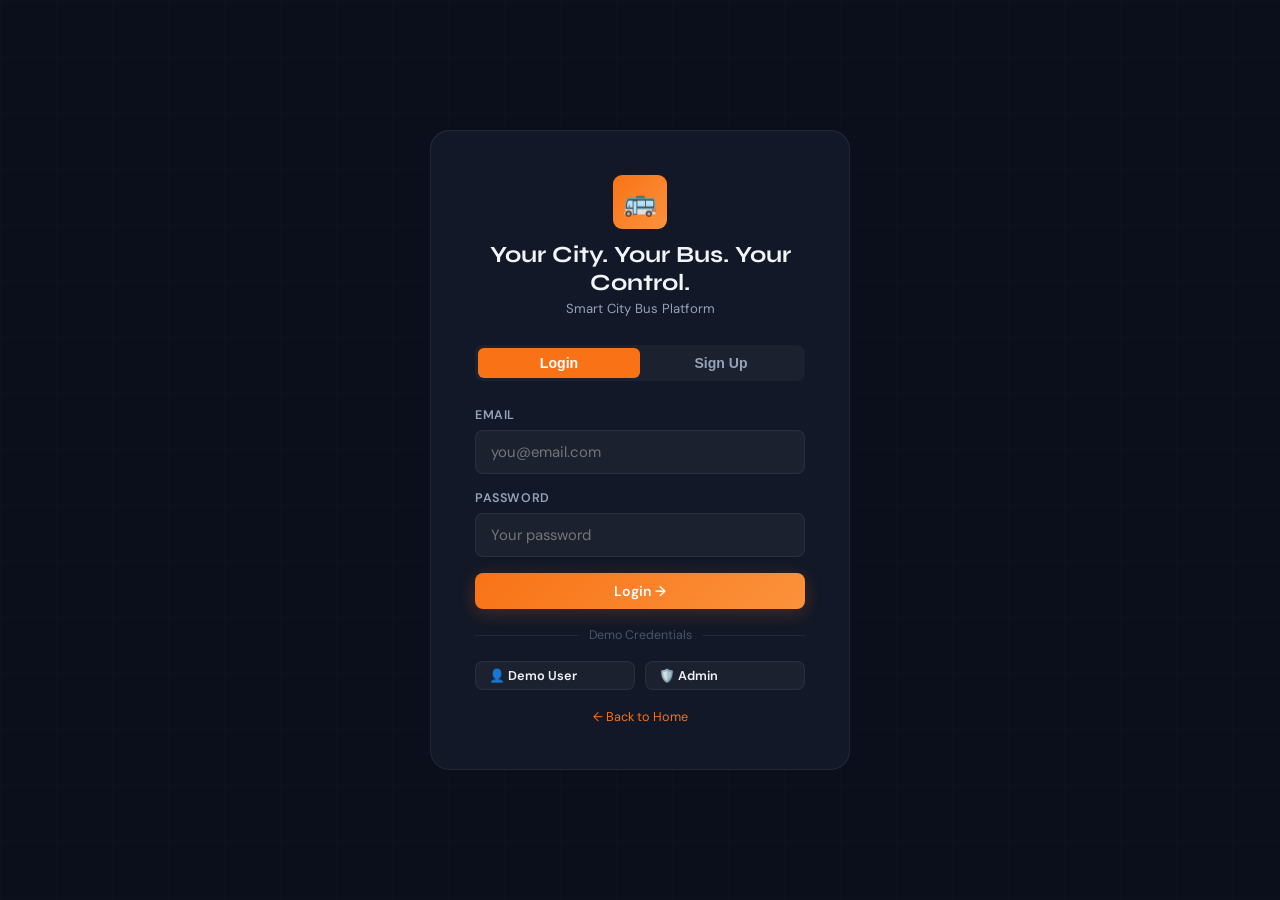
<file: login.html>
<!DOCTYPE html>
<html lang="en">
<head>
  <meta charset="UTF-8"/><meta name="viewport" content="width=device-width,initial-scale=1.0"/>
  <title>Login — HyderabadTransit</title>
  <link rel="stylesheet" href="style.css"/>
</head>
<body>
<div class="auth-page">
  <div class="auth-card">
    <div class="tc" style="margin-bottom:28px">
      <div class="logo-box" style="width:54px;height:54px;font-size:1.7rem;margin:0 auto 12px">🚌</div>
      <h2 style="font-size:1.45rem">Your City. Your Bus. Your Control.</h2>
      <p style="color:var(--t2);font-size:0.82rem;margin-top:4px">Smart City Bus Platform</p>
    </div>

    <div class="auth-tabs">
      <button class="atab on" id="tL" onclick="sw('login')">Login</button>
      <button class="atab"     id="tS" onclick="sw('signup')">Sign Up</button>
    </div>

    <!-- Login -->
    <div id="loginF">
      <div class="fg"><label class="lbl">Email</label><input type="email" class="inp" id="lEmail" placeholder="you@email.com"/></div>
      <div class="fg"><label class="lbl">Password</label><input type="password" class="inp" id="lPass" placeholder="Your password"/></div>
      <button class="btn btn-p btn-full" onclick="doLogin()">Login →</button>
      <div class="divider">Demo Credentials</div>
      <div style="display:grid;grid-template-columns:1fr 1fr;gap:10px">
        <button class="btn btn-s btn-sm" onclick="fill('user')">👤 Demo User</button>
        <button class="btn btn-s btn-sm" onclick="fill('admin')">🛡️ Admin</button>
      </div>
    </div>

    <!-- Signup -->
    <div id="signupF" class="hidden">
      <div class="fg"><label class="lbl">Full Name</label><input type="text" class="inp" id="sName" placeholder="Your name"/></div>
      <div class="fg"><label class="lbl">Email</label><input type="email" class="inp" id="sEmail" placeholder="you@email.com"/></div>
      <div class="fg"><label class="lbl">Password</label><input type="password" class="inp" id="sPass" placeholder="Min 6 characters"/></div>
      <div class="fg"><label class="lbl">Confirm Password</label><input type="password" class="inp" id="sConf" placeholder="Repeat password"/></div>
      <button class="btn btn-p btn-full" onclick="doSignup()">Create Account →</button>
    </div>

    <p class="tc" style="margin-top:18px;font-size:0.79rem;color:var(--t3)"><a href="index.html">← Back to Home</a></p>
  </div>
</div>

<script>
/* Shared helpers (inline for simplicity) */
function gR(k,d=[]){try{return JSON.parse(localStorage.getItem(k))||d}catch{return d}}
function sR(k,v){localStorage.setItem(k,JSON.stringify(v))}
function getUsers(){return gR('users',[])} function saveUsers(v){sR('users',v)}
function uid(){return 'id_'+Date.now()+'_'+Math.random().toString(36).slice(2,7)}
let tw;
function toast(type,title,msg=''){
  if(!tw){tw=document.createElement('div');tw.className='toast-wrap';document.body.appendChild(tw);}
  const ico={success:'✅',warning:'⚠️',error:'❌',info:'ℹ️'};
  const el=document.createElement('div');el.className=`toast ${type}`;
  el.innerHTML=`<span class="t-ico">${ico[type]}</span><div class="t-body"><div class="t-ttl">${title}</div>${msg?`<div class="t-msg">${msg}</div>`:''}</div><button class="t-x" onclick="this.parentElement.remove()">✕</button>`;
  tw.appendChild(el);setTimeout(()=>el.remove(),4000);
}

/* Init default users */
if(!localStorage.getItem('users')){
  saveUsers([
    {id:'admin1',name:'Admin',email:'admin@transit.com',pw:btoa('admin123'),role:'admin'},
    {id:'user1', name:'Demo User',email:'demo@user.com',pw:btoa('demo123'),role:'user'}
  ]);
}

/* If already logged in */
try{const u=JSON.parse(localStorage.getItem('curUser'));if(u)location.href='index.html';}catch{}

function sw(tab){
  document.getElementById('tL').classList.toggle('on',tab==='login');
  document.getElementById('tS').classList.toggle('on',tab==='signup');
  document.getElementById('loginF').classList.toggle('hidden',tab!=='login');
  document.getElementById('signupF').classList.toggle('hidden',tab!=='signup');
}
function fill(t){
  document.getElementById('lEmail').value=t==='admin'?'admin@transit.com':'demo@user.com';
  document.getElementById('lPass').value= t==='admin'?'admin123':'demo123';
}
function doLogin(){
  const email=document.getElementById('lEmail').value.trim();
  const pass= document.getElementById('lPass').value;
  if(!email||!pass){toast('warning','Fill all fields');return;}
  const u=getUsers().find(x=>x.email===email&&x.pw===btoa(pass));
  if(!u){toast('error','Invalid credentials','Wrong email or password');return;}
  localStorage.setItem('curUser',JSON.stringify(u));
  toast('success','Welcome back!','Redirecting...');
  setTimeout(()=>location.href=u.role==='admin'?'admin.html':'index.html',900);
}
function doSignup(){
  const name= document.getElementById('sName').value.trim();
  const email=document.getElementById('sEmail').value.trim();
  const pass= document.getElementById('sPass').value;
  const conf= document.getElementById('sConf').value;
  if(!name||!email||!pass){toast('warning','Fill all fields');return;}
  if(pass!==conf){toast('error','Passwords do not match');return;}
  if(pass.length<6){toast('warning','Password too short','Minimum 6 characters');return;}
  const users=getUsers();
  if(users.find(u=>u.email===email)){toast('error','Email already used');return;}
  const u={id:uid(),name,email,pw:btoa(pass),role:'user'};
  users.push(u);saveUsers(users);
  localStorage.setItem('curUser',JSON.stringify(u));
  toast('success','Account Created!','Welcome '+name+'!');
  setTimeout(()=>location.href='index.html',900);
}
document.addEventListener('keydown',e=>{if(e.key==='Enter'){const lv=!document.getElementById('loginF').classList.contains('hidden');lv?doLogin():doSignup();}});
</script>
</body>
</html>
</file>
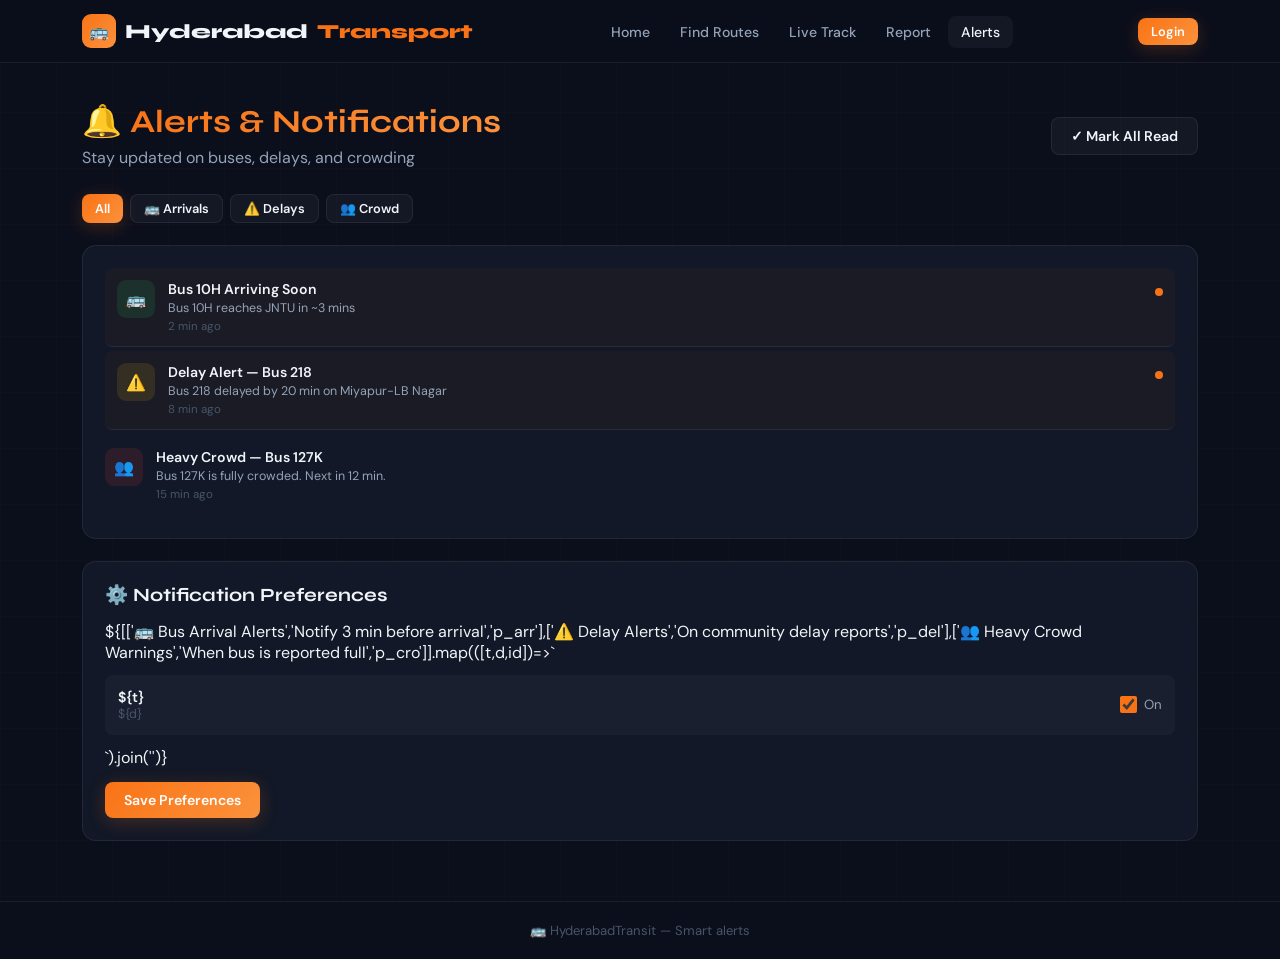
<file: notifications.html>
<!DOCTYPE html>
<html lang="en">
<head>
  <meta charset="UTF-8"/><meta name="viewport" content="width=device-width,initial-scale=1.0"/>
  <title>Notifications — HyderabadTransport</title>
  <link rel="stylesheet" href="style.css"/>
</head>
<body>
<nav class="nav">
  <div class="nav-in">
    <a href="index.html" class="logo"><div class="logo-box">🚌</div>Hyderabad<span>Transport</span></a>
    <ul class="nav-links" id="navLinks">
      <li><a href="index.html">Home</a></li><li><a href="routes.html">Find Routes</a></li>
      <li><a href="tracking.html">Live Track</a></li><li><a href="report.html">Report</a></li>
      <li><a href="notifications.html" class="on">Alerts</a></li>
    </ul>
    <div class="nav-r" id="navR"></div>
    <button class="ham" onclick="document.getElementById('navLinks').classList.toggle('open')"><span></span><span></span><span></span></button>
  </div>
</nav>

<div class="wrap" style="padding-bottom:60px">
  <div class="page-hdr fu">
    <div style="display:flex;justify-content:space-between;align-items:center;flex-wrap:wrap;gap:14px">
      <div><h1>🔔 <span class="grad-text">Alerts & Notifications</span></h1><p>Stay updated on buses, delays, and crowding</p></div>
      <button class="btn btn-s" onclick="markAll()">✓ Mark All Read</button>
    </div>
  </div>

  <!-- Filter tabs -->
  <div style="display:flex;gap:7px;margin-bottom:22px;flex-wrap:wrap">
    <button class="btn btn-p btn-sm" onclick="filter('all',this)">All</button>
    <button class="btn btn-s btn-sm" onclick="filter('arrival',this)">🚌 Arrivals</button>
    <button class="btn btn-s btn-sm" onclick="filter('delay',this)">⚠️ Delays</button>
    <button class="btn btn-s btn-sm" onclick="filter('crowd',this)">👥 Crowd</button>
  </div>

  <div class="card fu" id="nList"></div>

  <!-- Prefs -->
  <div class="card fu" style="margin-top:22px;animation-delay:.15s">
    <h3 style="margin-bottom:14px">⚙️ Notification Preferences</h3>
    <div style="display:flex;flex-direction:column;gap:12px">
      ${[['🚌 Bus Arrival Alerts','Notify 3 min before arrival','p_arr'],['⚠️ Delay Alerts','On community delay reports','p_del'],['👥 Heavy Crowd Warnings','When bus is reported full','p_cro']].map(([t,d,id])=>`
      <div style="display:flex;justify-content:space-between;align-items:center;padding:13px;background:rgba(255,255,255,0.03);border-radius:8px">
        <div><div style="font-weight:600;font-size:0.88rem">${t}</div><div style="color:var(--t3);font-size:0.78rem">${d}</div></div>
        <label style="cursor:pointer;display:flex;align-items:center;gap:7px">
          <input type="checkbox" id="${id}" checked style="accent-color:var(--accent);width:17px;height:17px"/>
          <span style="font-size:0.83rem;color:var(--t2)">On</span>
        </label>
      </div>`).join('')}
    </div>
    <button class="btn btn-p" style="margin-top:14px" onclick="toast('success','Saved','Notification preferences updated')">Save Preferences</button>
  </div>
</div>

<footer><p>🚌 HyderabadTransit — Smart alerts</p></footer>

<script>
function gR(k,d=[]){try{return JSON.parse(localStorage.getItem(k))||d}catch{return d}}
function sR(k,v){localStorage.setItem(k,JSON.stringify(v))}
function getNotifs(){return gR('notifs',[])} function saveNotifs(v){sR('notifs',v)}
function getCurUser(){try{return JSON.parse(localStorage.getItem('curUser'))}catch{return null}}
if(!localStorage.getItem('users'))sR('users',[{id:'admin1',name:'Admin',email:'admin@transit.com',pw:btoa('admin123'),role:'admin'},{id:'user1',name:'Demo User',email:'demo@user.com',pw:btoa('demo123'),role:'user'}]);
if(!localStorage.getItem('notifs'))saveNotifs([{id:'n1',type:'arrival',title:'Bus 10H Arriving Soon',desc:'Bus 10H reaches JNTU in ~3 mins',time:'2 min ago',read:false},{id:'n2',type:'delay',title:'Delay Alert — Bus 218',desc:'Bus 218 delayed by 20 min on Miyapur-LB Nagar',time:'8 min ago',read:false},{id:'n3',type:'crowd',title:'Heavy Crowd — Bus 127K',desc:'Bus 127K is fully packed. Next in 12 min.',time:'15 min ago',read:true}]);

let tw;function toast(type,title,msg=''){if(!tw){tw=document.createElement('div');tw.className='toast-wrap';document.body.appendChild(tw);}const ico={success:'✅',warning:'⚠️',error:'❌',info:'ℹ️'};const el=document.createElement('div');el.className=`toast ${type}`;el.innerHTML=`<span class="t-ico">${ico[type]}</span><div class="t-body"><div class="t-ttl">${title}</div>${msg?`<div class="t-msg">${msg}</div>`:''}</div><button class="t-x" onclick="this.parentElement.remove()">✕</button>`;tw.appendChild(el);setTimeout(()=>el.remove(),4000);}
function setupNav(){const u=getCurUser();const r=document.getElementById('navR');if(!r)return;r.innerHTML=u?`<div style="display:flex;align-items:center;gap:8px"><div class="ava">${u.name[0]}</div><span style="font-size:0.87rem;color:var(--t2)">${u.name}</span></div><button class="btn btn-s btn-sm" onclick="localStorage.removeItem('curUser');location.href='index.html'">Logout</button>`:`<a href="login.html" class="btn btn-p btn-sm">Login</a>`;}
setupNav();

let curFilter='all';
function filter(f,btn){curFilter=f;document.querySelectorAll('[onclick^="filter"]').forEach(b=>b.className='btn btn-s btn-sm');btn.className='btn btn-p btn-sm';render();}

function render(){
  let ns=getNotifs();
  if(curFilter!=='all')ns=ns.filter(n=>n.type===curFilter);
  const ico={arrival:{i:'🚌',c:'ar'},delay:{i:'⚠️',c:'dl'},crowd:{i:'👥',c:'cr'}};
  document.getElementById('nList').innerHTML=ns.length?ns.map(n=>{const m=ico[n.type]||{i:'🔔',c:'ar'};return `
    <div class="ni ${n.read?'':'unread'}" style="${!n.read?'background:rgba(249,115,22,0.04);border-radius:8px;padding:12px;margin-bottom:4px':''}" onclick="markOne('${n.id}')">
      <div class="ni-ico ${m.c}">${m.i}</div>
      <div style="flex:1">
        <div class="ni-ttl" style="${!n.read?'color:var(--t1)':''}">${n.title}</div>
        <div class="ni-sub">${n.desc}</div>
        <div class="ni-time">${n.time}</div>
      </div>
      ${!n.read?'<span style="width:8px;height:8px;border-radius:50%;background:var(--accent);flex-shrink:0;margin-top:8px"></span>':''}
    </div>`;}).join(''):`<div style="text-align:center;padding:36px"><div style="font-size:2.8rem;margin-bottom:10px">🔕</div><h3>No notifications</h3><p style="color:var(--t2);margin-top:6px">All caught up!</p></div>`;
}

function markOne(id){const ns=getNotifs();const n=ns.find(x=>x.id===id);if(n){n.read=true;saveNotifs(ns);render();}}
function markAll(){const ns=getNotifs().map(n=>({...n,read:true}));saveNotifs(ns);render();toast('success','All read','Notifications cleared');}

render();

/* Auto-generate a sample arrival notif after 5s */
setTimeout(()=>{
  const buses=['224','10H','127K','218'];
  const bn=buses[Math.floor(Math.random()*buses.length)];
  const ns=getNotifs();
  ns.unshift({id:'auto_'+Date.now(),type:'arrival',title:`Bus ${bn} Arriving Soon`,desc:`Bus ${bn} arrives at your stop in ~3 minutes`,time:'Just now',read:false});
  saveNotifs(ns);render();toast('info','🚌 Bus Arriving!',`Bus ${bn} is ~3 mins away`);
},5000);
</script>
</body>
</html>
</file>
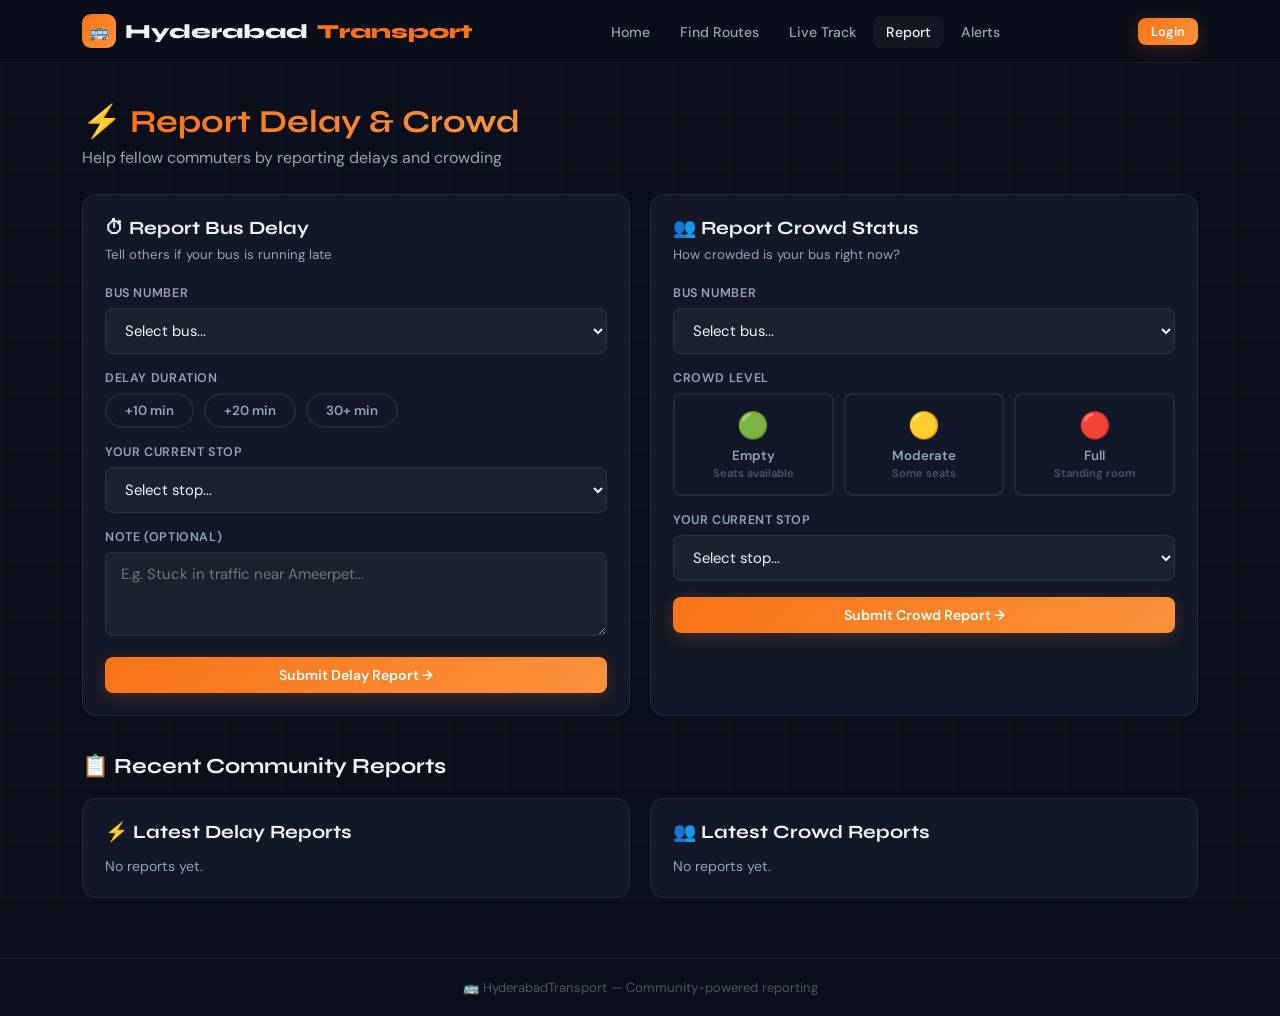
<file: report.html>
<!DOCTYPE html>
<html lang="en">
<head>
  <meta charset="UTF-8"/><meta name="viewport" content="width=device-width,initial-scale=1.0"/>
  <title>Report — HyderabadTransport</title>
  <link rel="stylesheet" href="style.css"/>
</head>
<body>
<nav class="nav">
  <div class="nav-in">
    <a href="index.html" class="logo"><div class="logo-box">🚌</div>Hyderabad<span>Transport</span></a>
    <ul class="nav-links" id="navLinks">
      <li><a href="index.html">Home</a></li><li><a href="routes.html">Find Routes</a></li>
      <li><a href="tracking.html">Live Track</a></li><li><a href="report.html" class="on">Report</a></li>
      <li><a href="notifications.html">Alerts</a></li>
    </ul>
    <div class="nav-r" id="navR"></div>
    <button class="ham" onclick="document.getElementById('navLinks').classList.toggle('open')"><span></span><span></span><span></span></button>
  </div>
</nav>

<div class="wrap" style="padding-bottom:60px">
  <div class="page-hdr fu">
    <h1>⚡ <span class="grad-text">Report Delay & Crowd</span></h1>
    <p>Help fellow commuters by reporting delays and crowding</p>
  </div>

  <div class="grid2">
    <!-- DELAY FORM -->
    <div class="card fu">
      <h3 style="margin-bottom:6px">⏱ Report Bus Delay</h3>
      <p style="color:var(--t2);font-size:0.83rem;margin-bottom:22px">Tell others if your bus is running late</p>

      <div class="fg"><label class="lbl">Bus Number</label>
        <select class="inp" id="dBus"><option value="">Select bus...</option></select></div>

      <div class="fg"><label class="lbl">Delay Duration</label>
        <div class="d-opts">
          <button class="d-chip" onclick="selDelay(this,'10')">+10 min</button>
          <button class="d-chip" onclick="selDelay(this,'20')">+20 min</button>
          <button class="d-chip" onclick="selDelay(this,'30+')">30+ min</button>
        </div>
        <input type="hidden" id="dVal"/>
      </div>

      <div class="fg"><label class="lbl">Your Current Stop</label>
        <select class="inp" id="dStop"><option value="">Select stop...</option></select></div>

      <div class="fg"><label class="lbl">Note (Optional)</label>
        <textarea class="inp" id="dNote" rows="3" placeholder="E.g. Stuck in traffic near Ameerpet..."></textarea></div>

      <button class="btn btn-p btn-full" onclick="submitDelay()">Submit Delay Report →</button>
    </div>

    <!-- CROWD FORM -->
    <div class="card fu" style="animation-delay:.15s">
      <h3 style="margin-bottom:6px">👥 Report Crowd Status</h3>
      <p style="color:var(--t2);font-size:0.83rem;margin-bottom:22px">How crowded is your bus right now?</p>

      <div class="fg"><label class="lbl">Bus Number</label>
        <select class="inp" id="cBus"><option value="">Select bus...</option></select></div>

      <div class="fg"><label class="lbl">Crowd Level</label>
        <div class="crowd-row">
          <button class="crowd-btn e" onclick="selCrowd(this,'Empty')">
            <span class="ci">🟢</span>Empty<div style="font-size:0.7rem;color:var(--t3);margin-top:2px">Seats available</div></button>
          <button class="crowd-btn m" onclick="selCrowd(this,'Moderate')">
            <span class="ci">🟡</span>Moderate<div style="font-size:0.7rem;color:var(--t3);margin-top:2px">Some seats</div></button>
          <button class="crowd-btn f" onclick="selCrowd(this,'Full')">
            <span class="ci">🔴</span>Full<div style="font-size:0.7rem;color:var(--t3);margin-top:2px">Standing room</div></button>
        </div>
        <input type="hidden" id="cVal"/>
      </div>

      <div class="fg"><label class="lbl">Your Current Stop</label>
        <select class="inp" id="cStop"><option value="">Select stop...</option></select></div>

      <button class="btn btn-p btn-full" onclick="submitCrowd()">Submit Crowd Report →</button>
    </div>
  </div>

  <!-- Recent reports -->
  <div style="margin-top:38px">
    <h2 style="margin-bottom:18px;font-size:1.35rem">📋 Recent Community Reports</h2>
    <div class="grid2">
      <div class="card"><h3 style="margin-bottom:14px">⚡ Latest Delay Reports</h3><div id="rDelays"><p style="color:var(--t2);font-size:0.88rem">No reports yet.</p></div></div>
      <div class="card"><h3 style="margin-bottom:14px">👥 Latest Crowd Reports</h3><div id="rCrowds"><p style="color:var(--t2);font-size:0.88rem">No reports yet.</p></div></div>
    </div>
  </div>
</div>

<footer><p>🚌 HyderabadTransport — Community-powered reporting</p></footer>

<script>
const BUSES_LIST=[{n:"224",r:"Mallampet → Koti"},{n:"195",r:"Bachupally → Koti"},{n:"10H",r:"JNTU → Secunderabad"},{n:"127K",r:"Kukatpally → Secunderabad"},{n:"10K",r:"Kukatpally → Ameerpet"},{n:"218",r:"Miyapur → LB Nagar"},{n:"277",r:"Miyapur → LB Nagar"},{n:"224M",r:"Bachupally → Koti"},{n:"187",r:"JNTU → Secunderabad"},{n:"216",r:"Gachibowli → Uppal"},{n:"49M",r:"Gachibowli → Uppal"},{n:"116",r:"Lingampally → Koti"},{n:"115",r:"Lingampally → Koti"}];
const STOPS_LIST=["Mallampet","Bachupally X Roads","Nizampet X Roads","Nizampet","Kukatpally","KPHB Colony","Balanagar","Ameerpet","Miyapur","JNTU","Nampally","Koti","LB Nagar","Bachupally","Secunderabad","Gachibowli","Hitech City","Madhapur","Punjagutta","Uppal","Lingampally","Sanathnagar","Erragadda","Lakdikapul","Abids","Dilsukhnagar","Mehdipatnam"].sort();

function gR(k,d=[]){try{return JSON.parse(localStorage.getItem(k))||d}catch{return d}}
function sR(k,v){localStorage.setItem(k,JSON.stringify(v))}
function getDelays(){return gR('delays',[])} function getCrowds(){return gR('crowds',[])}
function saveDelays(v){sR('delays',v)} function saveCrowds(v){sR('crowds',v)}
function getNotifs(){return gR('notifs',[])} function saveNotifs(v){sR('notifs',v)}
function getCurUser(){try{return JSON.parse(localStorage.getItem('curUser'))}catch{return null}}
function uid(){return 'id_'+Date.now()+'_'+Math.random().toString(36).slice(2,7)}
function timeAgo(ts){const m=Math.floor((Date.now()-ts)/60000);if(m<1)return 'Just now';if(m<60)return m+' min ago';const h=Math.floor(m/60);if(h<24)return h+' hr ago';return Math.floor(h/24)+'d ago';}
function crowdBadge(l){if(l==='Empty')return '<span class="badge b-g">🟢 Empty</span>';if(l==='Moderate')return '<span class="badge b-y">🟡 Moderate</span>';return '<span class="badge b-r">🔴 Full</span>';}

if(!localStorage.getItem('users'))sR('users',[{id:'admin1',name:'Admin',email:'admin@transit.com',pw:btoa('admin123'),role:'admin'},{id:'user1',name:'Demo User',email:'demo@user.com',pw:btoa('demo123'),role:'user'}]);
let tw;function toast(type,title,msg=''){if(!tw){tw=document.createElement('div');tw.className='toast-wrap';document.body.appendChild(tw);}const ico={success:'✅',warning:'⚠️',error:'❌',info:'ℹ️'};const el=document.createElement('div');el.className=`toast ${type}`;el.innerHTML=`<span class="t-ico">${ico[type]}</span><div class="t-body"><div class="t-ttl">${title}</div>${msg?`<div class="t-msg">${msg}</div>`:''}</div><button class="t-x" onclick="this.parentElement.remove()">✕</button>`;tw.appendChild(el);setTimeout(()=>el.remove(),4000);}

function setupNav(){const u=getCurUser();const r=document.getElementById('navR');if(!r)return;r.innerHTML=u?`<div style="display:flex;align-items:center;gap:8px"><div class="ava">${u.name[0]}</div><span style="font-size:0.87rem;color:var(--t2)">${u.name}</span></div><button class="btn btn-s btn-sm" onclick="localStorage.removeItem('curUser');location.href='index.html'">Logout</button>`:`<a href="login.html" class="btn btn-p btn-sm">Login</a>`;}
setupNav();

/* Populate selects */
BUSES_LIST.forEach(b=>{['dBus','cBus'].forEach(id=>{const o=document.createElement('option');o.value=b.n;o.textContent=`Bus ${b.n} — ${b.r}`;document.getElementById(id).appendChild(o);});});
STOPS_LIST.forEach(s=>{['dStop','cStop'].forEach(id=>{const o=document.createElement('option');o.value=o.textContent=s;document.getElementById(id).appendChild(o);});});

/* Prefill from URL */
const p=new URLSearchParams(location.search);
if(p.get('bus')){document.getElementById('dBus').value=p.get('bus');document.getElementById('cBus').value=p.get('bus');}

function selDelay(btn,val){document.querySelectorAll('.d-chip').forEach(b=>b.classList.remove('sel'));btn.classList.add('sel');document.getElementById('dVal').value=val;}
function selCrowd(btn,val){document.querySelectorAll('.crowd-btn').forEach(b=>b.classList.remove('sel'));btn.classList.add('sel');document.getElementById('cVal').value=val;}

function submitDelay(){
  const bn=document.getElementById('dBus').value;
  const delay=document.getElementById('dVal').value;
  const stop=document.getElementById('dStop').value;
  const note=document.getElementById('dNote').value.trim();
  if(!bn){toast('warning','Select a bus');return;}
  if(!delay){toast('warning','Select delay duration');return;}
  const u=getCurUser();
  const r={id:uid(),bn,delay,stop,note,name:u?u.name:'Anonymous',ts:Date.now()};
  const ds=getDelays();ds.push(r);saveDelays(ds);
  const ns=getNotifs();ns.unshift({id:uid(),type:'delay',title:`Delay — Bus ${bn}`,desc:`Bus ${bn} delayed ${delay} min${stop?' at '+stop:''}`,time:'Just now',read:false});saveNotifs(ns);
  toast('success','Delay Reported!',`Bus ${bn} +${delay} min submitted`);
  document.getElementById('dBus').value='';document.getElementById('dVal').value='';document.getElementById('dStop').value='';document.getElementById('dNote').value='';
  document.querySelectorAll('.d-chip').forEach(b=>b.classList.remove('sel'));
  renderRecent();
}
function submitCrowd(){
  const bn=document.getElementById('cBus').value;
  const level=document.getElementById('cVal').value;
  const stop=document.getElementById('cStop').value;
  if(!bn){toast('warning','Select a bus');return;}
  if(!level){toast('warning','Select crowd level');return;}
  const u=getCurUser();
  const r={id:uid(),bn,level,stop,name:u?u.name:'Anonymous',ts:Date.now()};
  const cs=getCrowds();cs.push(r);saveCrowds(cs);
  if(level==='Full'){const ns=getNotifs();ns.unshift({id:uid(),type:'crowd',title:`Heavy Crowd — Bus ${bn}`,desc:`Bus ${bn} is fully packed!`,time:'Just now',read:false});saveNotifs(ns);}
  toast('success','Crowd Reported!',`Bus ${bn} marked as ${level}`);
  document.getElementById('cBus').value='';document.getElementById('cVal').value='';document.getElementById('cStop').value='';
  document.querySelectorAll('.crowd-btn').forEach(b=>b.classList.remove('sel'));
  renderRecent();
}
function renderRecent(){
  const ds=getDelays().slice(-6).reverse();
  const cs=getCrowds().slice(-6).reverse();
  document.getElementById('rDelays').innerHTML=ds.length?ds.map(r=>`
    <div style="display:flex;justify-content:space-between;align-items:center;padding:9px 12px;background:rgba(255,255,255,0.03);border-radius:7px;margin-bottom:7px">
      <div><div style="font-weight:600;font-size:0.88rem">Bus ${r.bn}</div><div style="color:var(--t3);font-size:0.75rem">${r.stop||'Unknown'} · ${r.name}</div></div>
      <div style="text-align:right"><span class="badge b-y">+${r.delay} min</span><div style="color:var(--t3);font-size:0.7rem;margin-top:3px">${timeAgo(r.ts)}</div></div>
    </div>`).join(''):'<p style="color:var(--t2);font-size:0.88rem">No reports yet.</p>';
  document.getElementById('rCrowds').innerHTML=cs.length?cs.map(r=>`
    <div style="display:flex;justify-content:space-between;align-items:center;padding:9px 12px;background:rgba(255,255,255,0.03);border-radius:7px;margin-bottom:7px">
      <div><div style="font-weight:600;font-size:0.88rem">Bus ${r.bn}</div><div style="color:var(--t3);font-size:0.75rem">${r.stop||'Unknown'} · ${r.name}</div></div>
      <div style="text-align:right">${crowdBadge(r.level)}<div style="color:var(--t3);font-size:0.7rem;margin-top:3px">${timeAgo(r.ts)}</div></div>
    </div>`).join(''):'<p style="color:var(--t2);font-size:0.88rem">No reports yet.</p>';
}
renderRecent();
</script>
</body>
</html>
</file>
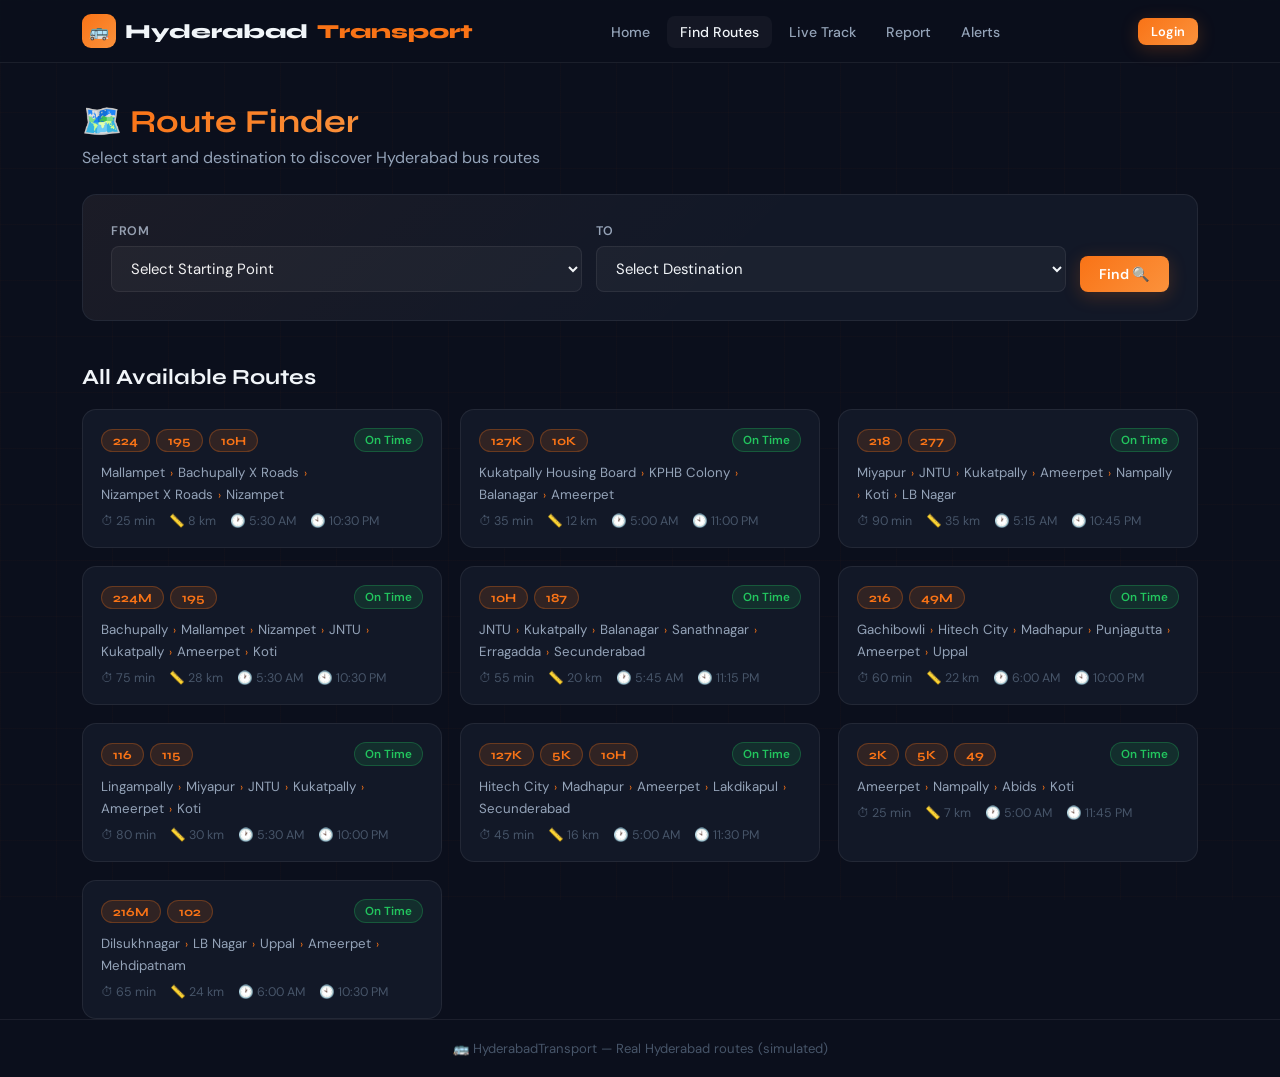
<file: routes.html>
<!DOCTYPE html>
<html lang="en">
<head>
  <meta charset="UTF-8"/><meta name="viewport" content="width=device-width,initial-scale=1.0"/>
  <title>Find Routes — HyderabadTransit</title>
  <link rel="stylesheet" href="style.css"/>
</head>
<body>
<nav class="nav">
  <div class="nav-in">
    <a href="index.html" class="logo"><div class="logo-box">🚌</div>Hyderabad<span>Transport</span></a>
    <ul class="nav-links" id="navLinks">
      <li><a href="index.html">Home</a></li>
      <li><a href="routes.html" class="on">Find Routes</a></li>
      <li><a href="tracking.html">Live Track</a></li>
      <li><a href="report.html">Report</a></li>
      <li><a href="notifications.html">Alerts</a></li>
    </ul>
    <div class="nav-r" id="navR"></div>
    <button class="ham" onclick="document.getElementById('navLinks').classList.toggle('open')"><span></span><span></span><span></span></button>
  </div>
</nav>

<div class="wrap">
  <div class="page-hdr fu">
    <h1>🗺️ <span class="grad-text">Route Finder</span></h1>
    <p>Select start and destination to discover Hyderabad bus routes</p>
  </div>

  <div class="search-box fu">
    <div class="search-row">
      <div class="fg" style="margin:0"><label class="lbl">From</label><select class="inp" id="fromS"><option value="">Select Starting Point</option></select></div>
      <div class="fg" style="margin:0"><label class="lbl">To</label><select class="inp" id="toS"><option value="">Select Destination</option></select></div>
      <button class="btn btn-p" onclick="doSearch()" style="align-self:flex-end">Find 🔍</button>
    </div>
  </div>

  <div id="results" style="margin-top:28px"></div>

  <div style="margin-top:44px">
    <h2 style="margin-bottom:18px;font-size:1.35rem">All Available Routes</h2>
    <div id="allRoutes" style="display:grid;grid-template-columns:repeat(auto-fill,minmax(290px,1fr));gap:18px"></div>
  </div>
</div>

<footer><p>🚌 HyderabadTransport — Real Hyderabad routes (simulated)</p></footer>

<script>
/* ===== SHARED DATA & HELPERS ===== */
const ROUTES=[
  {id:"R01",from:"Mallampet",to:"Nizampet",     buses:["224","195","10H"],   stops:["Mallampet","Bachupally X Roads","Nizampet X Roads","Nizampet"],duration:"25 min",distance:"8 km", firstBus:"5:30 AM",lastBus:"10:30 PM"},
  {id:"R02",from:"Kukatpally",to:"Ameerpet",    buses:["127K","10K"],        stops:["Kukatpally Housing Board","KPHB Colony","Balanagar","Ameerpet"],duration:"35 min",distance:"12 km",firstBus:"5:00 AM",lastBus:"11:00 PM"},
  {id:"R03",from:"Miyapur",to:"LB Nagar",       buses:["218","277"],         stops:["Miyapur","JNTU","Kukatpally","Ameerpet","Nampally","Koti","LB Nagar"],duration:"90 min",distance:"35 km",firstBus:"5:15 AM",lastBus:"10:45 PM"},
  {id:"R04",from:"Bachupally",to:"Koti",        buses:["224M","195"],        stops:["Bachupally","Mallampet","Nizampet","JNTU","Kukatpally","Ameerpet","Koti"],duration:"75 min",distance:"28 km",firstBus:"5:30 AM",lastBus:"10:30 PM"},
  {id:"R05",from:"JNTU",to:"Secunderabad",      buses:["10H","187"],         stops:["JNTU","Kukatpally","Balanagar","Sanathnagar","Erragadda","Secunderabad"],duration:"55 min",distance:"20 km",firstBus:"5:45 AM",lastBus:"11:15 PM"},
  {id:"R06",from:"Gachibowli",to:"Uppal",       buses:["216","49M"],         stops:["Gachibowli","Hitech City","Madhapur","Punjagutta","Ameerpet","Uppal"],duration:"60 min",distance:"22 km",firstBus:"6:00 AM",lastBus:"10:00 PM"},
  {id:"R07",from:"Lingampally",to:"Koti",       buses:["116","115"],         stops:["Lingampally","Miyapur","JNTU","Kukatpally","Ameerpet","Koti"],duration:"80 min",distance:"30 km",firstBus:"5:30 AM",lastBus:"10:00 PM"},
  {id:"R08",from:"Hitech City",to:"Secunderabad",buses:["127K","5K","10H"],  stops:["Hitech City","Madhapur","Ameerpet","Lakdikapul","Secunderabad"],duration:"45 min",distance:"16 km",firstBus:"5:00 AM",lastBus:"11:30 PM"},
  {id:"R09",from:"Ameerpet",to:"Koti",          buses:["2K","5K","49"],      stops:["Ameerpet","Nampally","Abids","Koti"],duration:"25 min",distance:"7 km",firstBus:"5:00 AM",lastBus:"11:45 PM"},
  {id:"R10",from:"Dilsukhnagar",to:"Mehdipatnam",buses:["216M","102"],       stops:["Dilsukhnagar","LB Nagar","Uppal","Ameerpet","Mehdipatnam"],duration:"65 min",distance:"24 km",firstBus:"6:00 AM",lastBus:"10:30 PM"}
];
const STOPS=[...new Set(ROUTES.flatMap(r=>r.stops))].sort();
function gR(k,d=[]){try{return JSON.parse(localStorage.getItem(k))||d}catch{return d}}
function sR(k,v){localStorage.setItem(k,JSON.stringify(v))}
function getDelays(){return gR('delays',[])} function getCrowds(){return gR('crowds',[])}
function getCurUser(){try{return JSON.parse(localStorage.getItem('curUser'))}catch{return null}}
function getLatestCrowd(bn){const r=getCrowds().filter(x=>x.bn===bn).sort((a,b)=>b.ts-a.ts);return r.length?r[0].level:null}
function getLatestDelay(bn){const r=getDelays().filter(x=>x.bn===bn).sort((a,b)=>b.ts-a.ts);return r.length?r[0].delay:null}
function crowdBadge(l){if(!l)return '<span class="badge b-b">No data</span>';if(l==='Empty')return '<span class="badge b-g">🟢 Empty</span>';if(l==='Moderate')return '<span class="badge b-y">🟡 Moderate</span>';return '<span class="badge b-r">🔴 Full</span>';}
let tw;function toast(type,title,msg=''){if(!tw){tw=document.createElement('div');tw.className='toast-wrap';document.body.appendChild(tw);}const ico={success:'✅',warning:'⚠️',error:'❌',info:'ℹ️'};const el=document.createElement('div');el.className=`toast ${type}`;el.innerHTML=`<span class="t-ico">${ico[type]}</span><div class="t-body"><div class="t-ttl">${title}</div>${msg?`<div class="t-msg">${msg}</div>`:''}</div><button class="t-x" onclick="this.parentElement.remove()">✕</button>`;tw.appendChild(el);setTimeout(()=>el.remove(),4000);}

/* Init default users */
if(!localStorage.getItem('users'))sR('users',[{id:'admin1',name:'Admin',email:'admin@transit.com',pw:btoa('admin123'),role:'admin'},{id:'user1',name:'Demo User',email:'demo@user.com',pw:btoa('demo123'),role:'user'}]);

/* Nav */
function setupNav(){const u=getCurUser();const r=document.getElementById('navR');if(!r)return;r.innerHTML=u?`<div style="display:flex;align-items:center;gap:8px"><div class="ava">${u.name[0]}</div><span style="font-size:0.87rem;color:var(--t2)">${u.name}</span></div><button class="btn btn-s btn-sm" onclick="localStorage.removeItem('curUser');location.href='index.html'">Logout</button>`:`<a href="login.html" class="btn btn-p btn-sm">Login</a>`;}
setupNav();

/* Stops */
STOPS.forEach(s=>{['fromS','toS'].forEach(id=>{const o=document.createElement('option');o.value=o.textContent=s;document.getElementById(id).appendChild(o);});});

/* Prefill from URL */
const p=new URLSearchParams(location.search);
if(p.get('from'))document.getElementById('fromS').value=p.get('from');
if(p.get('to'))  document.getElementById('toS').value=p.get('to');
if(p.get('from')&&p.get('to'))doSearch();

function routeCardHTML(r,from,to){
  const drs=getDelays().filter(d=>r.buses.includes(d.bn));
  const crs=getCrowds().filter(c=>r.buses.includes(c.bn));
  const latC=crs.length?crs.sort((a,b)=>b.ts-a.ts)[0].level:null;
  const latD=drs.length?drs.sort((a,b)=>b.ts-a.ts)[0].delay:null;
  return `<div class="route-card" onclick="location.href='tracking.html?route=${r.id}'">
    <div style="display:flex;justify-content:space-between;align-items:center;margin-bottom:12px">
      <div style="display:flex;gap:6px;flex-wrap:wrap">${r.buses.map(b=>`<span class="chip">${b}</span>`).join('')}</div>
      ${latD?`<span class="badge b-y">+${latD}min</span>`:'<span class="badge b-g">On Time</span>'}
    </div>
    <div style="display:flex;align-items:center;gap:5px;flex-wrap:wrap;margin-bottom:10px;font-size:0.83rem">
      ${r.stops.map((s,i)=>`
        <span style="color:${from&&s.toLowerCase()===from.toLowerCase()||to&&s.toLowerCase()===to.toLowerCase()?'var(--accent)':'var(--t2)'}">${s}</span>
        ${i<r.stops.length-1?'<span style="color:var(--accent);font-size:0.7rem">›</span>':''}
      `).join('')}
    </div>
    <div style="display:flex;gap:14px;font-size:0.78rem;color:var(--t3);flex-wrap:wrap">
      <span>⏱ ${r.duration}</span><span>📏 ${r.distance}</span><span>🕐 ${r.firstBus}</span><span>🕙 ${r.lastBus}</span>
    </div>
    ${latC?`<div style="margin-top:10px">${crowdBadge(latC)}</div>`:''}
  </div>`;
}

function doSearch(){
  const from=document.getElementById('fromS').value;
  const to=  document.getElementById('toS').value;
  if(!from||!to){toast('warning','Select both stops');return;}
  if(from===to){toast('error','Same stop selected');return;}
  const matched=ROUTES.filter(r=>{const sl=r.stops.map(s=>s.toLowerCase());return sl.includes(from.toLowerCase())&&sl.includes(to.toLowerCase());});
  const partial=ROUTES.filter(r=>!matched.includes(r)&&(r.from.toLowerCase().includes(from.toLowerCase())||r.to.toLowerCase().includes(to.toLowerCase())));
  const all=[...matched,...partial];
  const el=document.getElementById('results');
  if(!all.length){el.innerHTML=`<div class="card tc" style="padding:36px"><div style="font-size:2.5rem;margin-bottom:12px">😕</div><h3>No direct route found</h3><p style="color:var(--t2);margin-top:6px">Try nearby stops or check all routes below.</p></div>`;return;}
  el.innerHTML=`<div style="display:flex;justify-content:space-between;align-items:center;margin-bottom:14px"><h2 style="font-size:1.2rem">Found <span style="color:var(--accent)">${all.length}</span> route${all.length!==1?'s':''} — ${from} → ${to}</h2><button class="btn btn-s btn-sm" onclick="document.getElementById('results').innerHTML=''">✕ Clear</button></div><div style="display:grid;grid-template-columns:repeat(auto-fill,minmax(290px,1fr));gap:18px">${all.map(r=>routeCardHTML(r,from,to)).join('')}</div>`;
}

function renderAll(){document.getElementById('allRoutes').innerHTML=ROUTES.map(r=>routeCardHTML(r,null,null)).join('');}
renderAll();
</script>
</body>
</html>
</file>
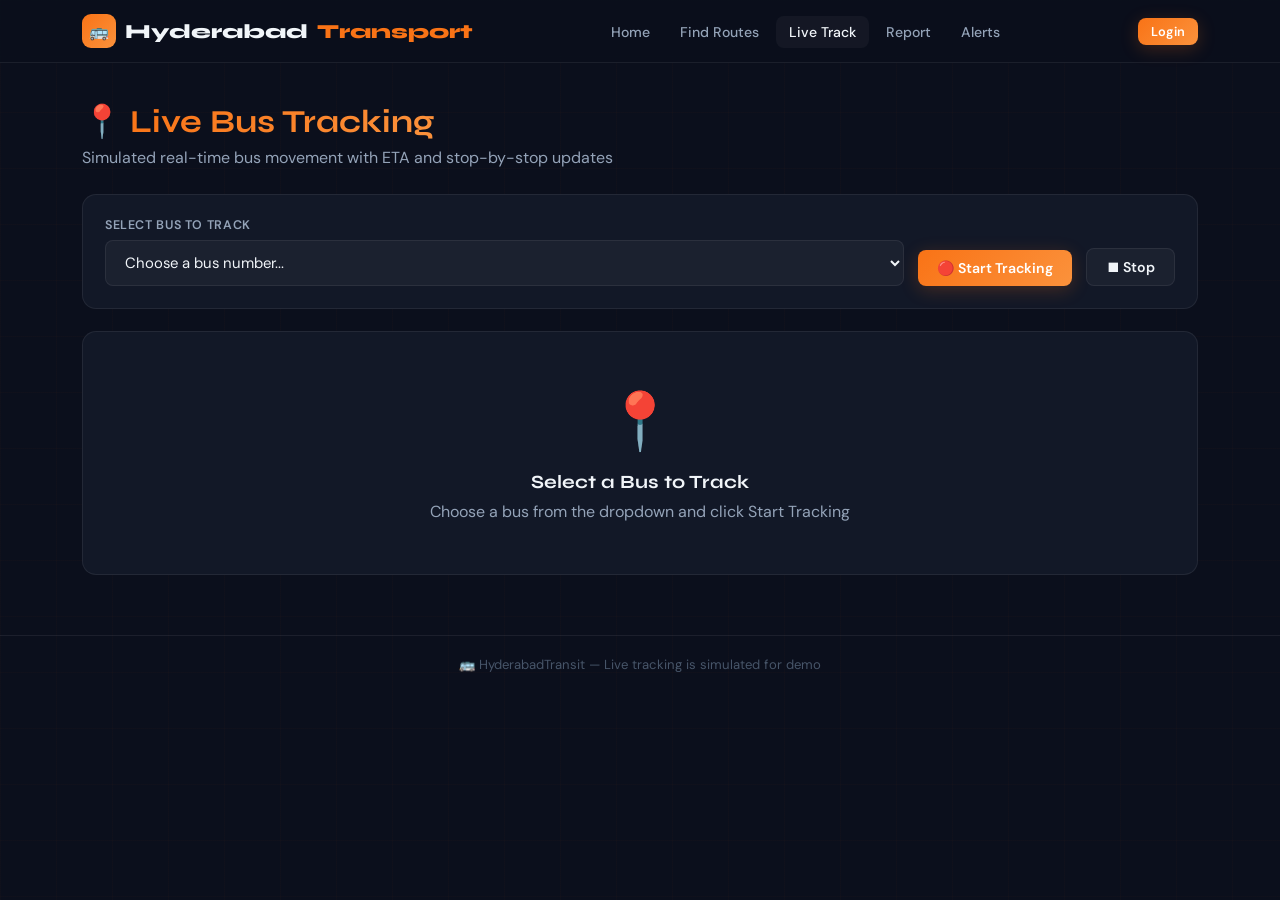
<file: tracking.html>
<!DOCTYPE html>
<html lang="en">
<head>
  <meta charset="UTF-8"/><meta name="viewport" content="width=device-width,initial-scale=1.0"/>
  <title>Live Tracking — HyderabadTransport</title>
  <link rel="stylesheet" href="style.css"/>
</head>
<body>
<nav class="nav">
  <div class="nav-in">
    <a href="index.html" class="logo"><div class="logo-box">🚌</div>Hyderabad<span>Transport</span></a>
    <ul class="nav-links" id="navLinks">
      <li><a href="index.html">Home</a></li><li><a href="routes.html">Find Routes</a></li>
      <li><a href="tracking.html" class="on">Live Track</a></li><li><a href="report.html">Report</a></li>
      <li><a href="notifications.html">Alerts</a></li>
    </ul>
    <div class="nav-r" id="navR"></div>
    <button class="ham" onclick="document.getElementById('navLinks').classList.toggle('open')"><span></span><span></span><span></span></button>
  </div>
</nav>

<div class="wrap" style="padding-bottom:60px">
  <div class="page-hdr fu">
    <h1>📍 <span class="grad-text">Live Bus Tracking</span></h1>
    <p>Simulated real-time bus movement with ETA and stop-by-stop updates</p>
  </div>

  <!-- Selector -->
  <div class="card fu" style="margin-bottom:22px">
    <div style="display:flex;gap:14px;align-items:flex-end;flex-wrap:wrap">
      <div class="fg" style="margin:0;flex:1;min-width:200px">
        <label class="lbl">Select Bus to Track</label>
        <select class="inp" id="busSel" onchange="loadBus()"><option value="">Choose a bus number...</option></select>
      </div>
      <button class="btn btn-p" onclick="startTracking()">🔴 Start Tracking</button>
      <button class="btn btn-s" onclick="stopTracking()">⏹ Stop</button>
    </div>
  </div>

  <!-- Tracking Panel -->
  <div id="panel" class="hidden">
    <div class="track-box fu">
      <div class="track-head">
        <div style="display:flex;align-items:center;gap:11px">
          <span class="live-dot"></span>
          <div>
            <div style="font-family:'Syne',sans-serif;font-size:1.05rem;font-weight:700" id="tBusName">Bus —</div>
            <div style="color:var(--t2);font-size:0.78rem" id="tRouteName">—</div>
          </div>
        </div>
        <div style="display:flex;gap:9px">
          <span class="badge b-g">🟢 Live</span>
          <span class="badge b-b" id="tTime">--:--</span>
        </div>
      </div>

      <div style="padding:28px 22px">
        <div style="display:flex;justify-content:space-between;font-size:0.73rem;color:var(--t3);margin-bottom:6px">
          <span id="tFrom">—</span><span id="tTo">—</span>
        </div>

        <div class="route-line">
          <div class="route-prog" id="rProg" style="width:0%"></div>
          <div class="bus-dot" id="busDot" style="left:0%">🚌</div>
        </div>

        <div class="route-pts" id="rPts"></div>

        <div class="eta-row">
          <div class="eta-c"><div class="eta-v" id="etaN">—</div><div class="eta-l">ETA Next Stop</div></div>
          <div class="eta-c"><div class="eta-v" id="etaD">—</div><div class="eta-l">ETA Destination</div></div>
          <div class="eta-c"><div class="eta-v" id="etaDist">—</div><div class="eta-l">Distance Left</div></div>
        </div>

        <div style="margin-top:20px;padding:14px;background:rgba(255,255,255,0.03);border-radius:10px;border:1px solid var(--border)">
          <div style="display:flex;justify-content:space-between;flex-wrap:wrap;gap:10px">
            <div><div class="lbl" style="margin-bottom:4px">Current Stop</div><div style="font-weight:600" id="curStop">—</div></div>
            <div><div class="lbl" style="margin-bottom:4px">Next Stop</div><div style="font-weight:600;color:var(--accent)" id="nxtStop">—</div></div>
            <div><div class="lbl" style="margin-bottom:4px">Speed</div><div style="font-weight:600" id="speed">— km/h</div></div>
            <div><div class="lbl" style="margin-bottom:4px">Passengers</div><div style="font-weight:600" id="pax">—</div></div>
          </div>
        </div>
      </div>
    </div>

    <div class="grid2" style="margin-top:20px">
      <div class="card">
        <h3 style="margin-bottom:14px">📊 Today's Bus Stats</h3>
        <div id="busStats"></div>
      </div>
      <div class="card">
        <h3 style="margin-bottom:14px">🔔 Live Alerts</h3>
        <div id="alerts">
          <div class="ni"><div class="ni-ico ar">🚌</div><div><div class="ni-ttl">Tracking Active</div><div class="ni-sub">Location updates every 3 seconds</div></div></div>
        </div>
      </div>
    </div>
  </div>

  <!-- Default state -->
  <div id="defState" class="card tc" style="padding:52px">
    <div style="font-size:3.5rem;margin-bottom:14px">📍</div>
    <h3 style="margin-bottom:7px">Select a Bus to Track</h3>
    <p style="color:var(--t2)">Choose a bus from the dropdown and click Start Tracking</p>
  </div>
</div>

<footer><p>🚌 HyderabadTransit — Live tracking is simulated for demo</p></footer>

<script>
const ROUTES=[
  {id:"R01",from:"Mallampet",to:"Nizampet",     buses:["224","195","10H"],   stops:["Mallampet","Bachupally X Roads","Nizampet X Roads","Nizampet"],distance:"8"},
  {id:"R02",from:"Kukatpally",to:"Ameerpet",    buses:["127K","10K"],        stops:["Kukatpally","KPHB Colony","Balanagar","Ameerpet"],distance:"12"},
  {id:"R03",from:"Miyapur",to:"LB Nagar",       buses:["218","277"],         stops:["Miyapur","JNTU","Kukatpally","Ameerpet","Nampally","Koti","LB Nagar"],distance:"35"},
  {id:"R04",from:"Bachupally",to:"Koti",        buses:["224M","195"],        stops:["Bachupally","Mallampet","Nizampet","JNTU","Kukatpally","Ameerpet","Koti"],distance:"28"},
  {id:"R05",from:"JNTU",to:"Secunderabad",      buses:["10H","187"],         stops:["JNTU","Kukatpally","Balanagar","Sanathnagar","Erragadda","Secunderabad"],distance:"20"},
  {id:"R06",from:"Gachibowli",to:"Uppal",       buses:["216","49M"],         stops:["Gachibowli","Hitech City","Madhapur","Punjagutta","Ameerpet","Uppal"],distance:"22"},
  {id:"R07",from:"Lingampally",to:"Koti",       buses:["116","115"],         stops:["Lingampally","Miyapur","JNTU","Kukatpally","Ameerpet","Koti"],distance:"30"},
  {id:"R08",from:"Hitech City",to:"Secunderabad",buses:["127K","5K","10H"],  stops:["Hitech City","Madhapur","Ameerpet","Lakdikapul","Secunderabad"],distance:"16"},
  {id:"R09",from:"Ameerpet",to:"Koti",          buses:["2K","5K","49"],      stops:["Ameerpet","Nampally","Abids","Koti"],distance:"7"},
  {id:"R10",from:"Dilsukhnagar",to:"Mehdipatnam",buses:["216M","102"],       stops:["Dilsukhnagar","LB Nagar","Uppal","Ameerpet","Mehdipatnam"],distance:"24"}
];
const BUSES=[
  {number:"224",route:"Mallampet → Koti",type:"AC",cap:60},{number:"195",route:"Bachupally → Koti",type:"Non-AC",cap:60},
  {number:"10H",route:"JNTU → Secunderabad",type:"AC",cap:80},{number:"127K",route:"Kukatpally → Secunderabad",type:"Non-AC",cap:60},
  {number:"10K",route:"Kukatpally → Ameerpet",type:"Non-AC",cap:60},{number:"218",route:"Miyapur → LB Nagar",type:"AC",cap:80},
  {number:"277",route:"Miyapur → LB Nagar",type:"Non-AC",cap:80},{number:"224M",route:"Bachupally → Koti",type:"Non-AC",cap:60},
  {number:"187",route:"JNTU → Secunderabad",type:"Non-AC",cap:60},{number:"216",route:"Gachibowli → Uppal",type:"AC",cap:80},
  {number:"49M",route:"Gachibowli → Uppal",type:"Non-AC",cap:60},{number:"116",route:"Lingampally → Koti",type:"Non-AC",cap:60},
  {number:"115",route:"Lingampally → Koti",type:"Non-AC",cap:60}
];
function gR(k,d=[]){try{return JSON.parse(localStorage.getItem(k))||d}catch{return d}}
function getDelays(){return gR('delays',[])} function getCurUser(){try{return JSON.parse(localStorage.getItem('curUser'))}catch{return null}}
if(!localStorage.getItem('users'))localStorage.setItem('users',JSON.stringify([{id:'admin1',name:'Admin',email:'admin@transit.com',pw:btoa('admin123'),role:'admin'},{id:'user1',name:'Demo User',email:'demo@user.com',pw:btoa('demo123'),role:'user'}]));

let tw;function toast(type,title,msg=''){if(!tw){tw=document.createElement('div');tw.className='toast-wrap';document.body.appendChild(tw);}const ico={success:'✅',warning:'⚠️',error:'❌',info:'ℹ️'};const el=document.createElement('div');el.className=`toast ${type}`;el.innerHTML=`<span class="t-ico">${ico[type]}</span><div class="t-body"><div class="t-ttl">${title}</div>${msg?`<div class="t-msg">${msg}</div>`:''}</div><button class="t-x" onclick="this.parentElement.remove()">✕</button>`;tw.appendChild(el);setTimeout(()=>el.remove(),4000);}

function setupNav(){const u=getCurUser();const r=document.getElementById('navR');if(!r)return;r.innerHTML=u?`<div style="display:flex;align-items:center;gap:8px"><div class="ava">${u.name[0]}</div><span style="font-size:0.87rem;color:var(--t2)">${u.name}</span></div><button class="btn btn-s btn-sm" onclick="localStorage.removeItem('curUser');location.href='index.html'">Logout</button>`:`<a href="login.html" class="btn btn-p btn-sm">Login</a>`;}
setupNav();

/* Fill bus dropdown */
const busSel=document.getElementById('busSel');
BUSES.forEach(b=>{const o=document.createElement('option');o.value=b.number;o.textContent=`Bus ${b.number} — ${b.route}`;busSel.appendChild(o);});

/* Prefill from URL */
const params=new URLSearchParams(location.search);
if(params.get('bus')){busSel.value=params.get('bus');loadBus();startTracking();}
if(params.get('route')){const r=ROUTES.find(x=>x.id===params.get('route'));if(r){busSel.value=r.buses[0];loadBus();startTracking();}}

let iv=null,prog=0,curIdx=0,curBus=null,curRoute=null;

function loadBus(){
  const bn=busSel.value;if(!bn)return;
  curBus=BUSES.find(b=>b.number===bn);
  curRoute=ROUTES.find(r=>r.buses.includes(bn));
  prog=Math.random()*25; curIdx=0;
  document.getElementById('tBusName').textContent=`Bus ${bn}`;
  document.getElementById('tRouteName').textContent=curRoute?`${curRoute.from} → ${curRoute.to}`:(curBus?curBus.route:'');
  document.getElementById('tFrom').textContent=curRoute?curRoute.from:'—';
  document.getElementById('tTo').textContent  =curRoute?curRoute.to:'—';
  const drs=getDelays().filter(r=>r.bn===bn);
  document.getElementById('busStats').innerHTML=`
    <div style="display:flex;flex-direction:column;gap:8px">
      ${[['Total trips today',Math.floor(Math.random()*8+5)],['Delay reports',drs.length],['Avg speed',Math.floor(Math.random()*15+22)+' km/h'],['Capacity',curBus?curBus.cap+' seats':'60 seats']].map(([l,v])=>`
      <div style="display:flex;justify-content:space-between;padding:9px 12px;background:rgba(255,255,255,0.03);border-radius:7px">
        <span style="color:var(--t2);font-size:0.85rem">${l}</span><strong style="font-size:0.88rem">${v}</strong>
      </div>`).join('')}
    </div>`;
  renderPts();
}

function renderPts(){
  if(!curRoute)return;
  const stops=curRoute.stops;
  document.getElementById('rPts').innerHTML=stops.map((s,i)=>{
    const pct=Math.round(i/(stops.length-1)*100);
    const cls=prog>=pct?(i===Math.floor(prog/(100/(stops.length-1)))?'curr':'done'):'';
    return `<div class="rpt ${cls}" title="${s}"><div class="rpt-dot"></div><span style="max-width:55px;overflow:hidden;text-overflow:ellipsis;white-space:nowrap;font-size:0.68rem">${s}</span></div>`;
  }).join('');
}

function tick(){
  if(!curRoute)return;
  const stops=curRoute.stops;
  prog=Math.min(prog+(Math.random()*1.4+0.5),100);
  curIdx=Math.min(Math.floor(prog/(100/(stops.length-1))),stops.length-1);
  const nextIdx=Math.min(curIdx+1,stops.length-1);
  document.getElementById('rProg').style.width=prog+'%';
  document.getElementById('busDot').style.left=prog+'%';
  const stopsLeft=stops.length-1-curIdx;
  document.getElementById('etaN').textContent=stopsLeft>0?Math.max(1,Math.ceil((1-(prog%(100/(stops.length-1)))/(100/(stops.length-1)))*7))+'min':'Here';
  document.getElementById('etaD').textContent=stopsLeft>0?stopsLeft*7+' min':'Arrived';
  document.getElementById('etaDist').textContent=(parseFloat(curRoute.distance)*(1-prog/100)).toFixed(1)+' km';
  document.getElementById('curStop').textContent=stops[curIdx];
  document.getElementById('nxtStop').textContent=stops[nextIdx];
  document.getElementById('speed').textContent=Math.floor(Math.random()*15+25)+' km/h';
  document.getElementById('pax').textContent=Math.floor(Math.random()*35+10)+' / '+(curBus?curBus.cap:60);
  document.getElementById('tTime').textContent=new Date().toLocaleTimeString('en-IN',{hour:'2-digit',minute:'2-digit'});
  renderPts();
  if(prog>=100){stopTracking();toast('success','Bus Arrived!','Reached '+stops[stops.length-1]);addAlert('🎉 Bus has arrived at destination.');}
  else if(Math.random()<0.05){const msgs=['Heavy traffic ahead','Slight delay expected','Bus running 5 min late'];addAlert('⚠️ '+msgs[Math.floor(Math.random()*3)]);}
}

function addAlert(msg){
  const c=document.getElementById('alerts');
  const el=document.createElement('div');el.className='ni';
  el.innerHTML=`<div class="ni-ico dl">⚡</div><div><div class="ni-ttl">${msg}</div><div class="ni-time">Just now</div></div>`;
  c.insertBefore(el,c.firstChild);if(c.children.length>5)c.lastChild.remove();
}

function startTracking(){
  if(!busSel.value){toast('warning','Select a bus');return;}
  if(!curBus)loadBus();
  stopTracking();
  document.getElementById('panel').classList.remove('hidden');
  document.getElementById('defState').classList.add('hidden');
  iv=setInterval(tick,3000);tick();
  toast('info','Tracking Started',`Watching Bus ${busSel.value}`);
}
function stopTracking(){if(iv){clearInterval(iv);iv=null;}}
</script>
</body>
</html>
</file>
<file: style.css>
/* ================================================
   HYDERABAD TRANSIT - style.css
   One file for the entire project
   ================================================ */

@import url('https://fonts.googleapis.com/css2?family=Syne:wght@400;600;700;800&family=DM+Sans:wght@300;400;500;600&display=swap');

/* ---- Variables ---- */
:root {
  --bg:       #0b0f1c;
  --card:     #121827;
  --border:   rgba(255,255,255,0.07);
  --glass:    rgba(255,255,255,0.04);
  --accent:   #f97316;
  --accent2:  #fb923c;
  --glow:     rgba(249,115,22,0.22);
  --blue:     #3b82f6;
  --green:    #22c55e;
  --red:      #ef4444;
  --yellow:   #eab308;
  --t1:       #f1f5f9;
  --t2:       #94a3b8;
  --t3:       #475569;
  --r:        14px;
  --rs:       8px;
  --shadow:   0 8px 32px rgba(0,0,0,0.45);
  --tr:       0.28s cubic-bezier(.4,0,.2,1);
}

/* ---- Reset ---- */
*, *::before, *::after { box-sizing: border-box; margin: 0; padding: 0; }
html { scroll-behavior: smooth; }
body {
  font-family: 'DM Sans', sans-serif;
  background: var(--bg);
  color: var(--t1);
  min-height: 100vh;
  overflow-x: hidden;
}

/* Grid texture */
body::before {
  content: '';
  position: fixed; inset: 0; pointer-events: none; z-index: 0;
  background-image:
    linear-gradient(rgba(249,115,22,0.025) 1px, transparent 1px),
    linear-gradient(90deg, rgba(249,115,22,0.025) 1px, transparent 1px);
  background-size: 56px 56px;
}

h1,h2,h3,h4 { font-family: 'Syne', sans-serif; font-weight: 700; line-height: 1.2; }
a { color: var(--accent); text-decoration: none; transition: var(--tr); }
a:hover { color: var(--accent2); }

/* ---- Layout ---- */
.wrap  { max-width: 1160px; margin: 0 auto; padding: 0 22px; position: relative; z-index: 1; }
.grid2 { display: grid; grid-template-columns: 1fr 1fr; gap: 20px; }
.grid3 { display: grid; grid-template-columns: repeat(3,1fr); gap: 20px; }
.grid4 { display: grid; grid-template-columns: repeat(4,1fr); gap: 16px; }
.flex  { display: flex; }
.flex-c{ display: flex; align-items: center; }
.flex-b{ display: flex; align-items: center; justify-content: space-between; }
.gap1  { gap: 8px; }
.gap2  { gap: 16px; }
.gap3  { gap: 24px; }
.mt2   { margin-top: 16px; }
.mt3   { margin-top: 24px; }
.mt4   { margin-top: 32px; }
.tc    { text-align: center; }
.hidden{ display: none !important; }

/* ---- Navbar ---- */
.nav {
  position: sticky; top: 0; z-index: 200;
  background: rgba(11,15,28,0.88);
  backdrop-filter: blur(18px);
  border-bottom: 1px solid var(--border);
}
.nav-in {
  max-width: 1160px; margin: 0 auto; padding: 0 22px;
  display: flex; align-items: center; justify-content: space-between; height: 62px;
}
.logo {
  font-family: 'Syne', sans-serif; font-size: 1.25rem; font-weight: 800;
  color: var(--t1); display: flex; align-items: center; gap: 9px;
}
.logo-box {
  width: 34px; height: 34px; border-radius: 9px;
  background: linear-gradient(135deg, var(--accent), var(--accent2));
  display: flex; align-items: center; justify-content: center; font-size: 1rem;
}
.logo span { color: var(--accent); }
.nav-links { display: flex; align-items: center; gap: 4px; list-style: none; }
.nav-links a {
  color: var(--t2); padding: 7px 13px; border-radius: var(--rs);
  font-size: 0.88rem; font-weight: 500; transition: var(--tr);
}
.nav-links a:hover, .nav-links a.on { color: var(--t1); background: var(--glass); }
.nav-r { display: flex; align-items: center; gap: 10px; }
.ava {
  width: 30px; height: 30px; border-radius: 50%;
  background: linear-gradient(135deg, var(--accent), var(--blue));
  display: flex; align-items: center; justify-content: center;
  font-size: 0.75rem; font-weight: 700; color: #fff;
}
.ham { display: none; flex-direction: column; gap: 5px; cursor: pointer; border: none; background: none; }
.ham span { width: 22px; height: 2px; background: var(--t1); border-radius: 2px; display: block; transition: var(--tr); }

/* ---- Buttons ---- */
.btn {
  display: inline-flex; align-items: center; gap: 7px;
  padding: 9px 19px; border-radius: var(--rs);
  font-family: 'DM Sans', sans-serif; font-size: 0.88rem; font-weight: 600;
  cursor: pointer; border: none; transition: var(--tr); white-space: nowrap;
}
.btn-p { background: linear-gradient(135deg,var(--accent),var(--accent2)); color: #fff; box-shadow: 0 4px 18px var(--glow); }
.btn-p:hover { transform: translateY(-2px); box-shadow: 0 8px 28px var(--glow); color: #fff; }
.btn-s { background: var(--glass); color: var(--t1); border: 1px solid var(--border); }
.btn-s:hover { background: rgba(255,255,255,0.08); color: var(--t1); }
.btn-d { background: rgba(239,68,68,0.12); color: var(--red); border: 1px solid rgba(239,68,68,0.28); }
.btn-d:hover { background: rgba(239,68,68,0.22); color: var(--red); }
.btn-sm { padding: 5px 13px; font-size: 0.8rem; }
.btn-lg { padding: 13px 26px; font-size: 1rem; }
.btn-full { width: 100%; justify-content: center; }

/* ---- Cards ---- */
.card {
  background: var(--card); border: 1px solid var(--border);
  border-radius: var(--r); padding: 22px; transition: var(--tr);
}
.card:hover { border-color: rgba(249,115,22,0.18); }

/* ---- Forms ---- */
.lbl {
  display: block; margin-bottom: 7px;
  font-size: 0.78rem; font-weight: 600; color: var(--t2);
  text-transform: uppercase; letter-spacing: 0.05em;
}
.inp {
  width: 100%; background: rgba(255,255,255,0.04);
  border: 1px solid var(--border); border-radius: var(--rs);
  padding: 11px 15px; color: var(--t1);
  font-family: 'DM Sans', sans-serif; font-size: 0.93rem;
  transition: var(--tr); outline: none;
}
.inp:focus { border-color: var(--accent); background: rgba(249,115,22,0.05); box-shadow: 0 0 0 3px var(--glow); }
.inp option { background: var(--card); }
.fg { margin-bottom: 16px; }

/* ---- Badges ---- */
.badge {
  display: inline-flex; align-items: center; gap: 4px;
  padding: 3px 10px; border-radius: 50px;
  font-size: 0.73rem; font-weight: 600;
}
.b-g  { background: rgba(34,197,94,0.13);  color: var(--green);  border: 1px solid rgba(34,197,94,0.28); }
.b-y  { background: rgba(234,179,8,0.13);  color: var(--yellow); border: 1px solid rgba(234,179,8,0.28); }
.b-r  { background: rgba(239,68,68,0.13);  color: var(--red);    border: 1px solid rgba(239,68,68,0.28); }
.b-b  { background: rgba(59,130,246,0.13); color: var(--blue);   border: 1px solid rgba(59,130,246,0.28); }
.b-o  { background: rgba(249,115,22,0.13); color: var(--accent); border: 1px solid rgba(249,115,22,0.28); }

/* ---- Stat Cards ---- */
.stat-grid { display: grid; grid-template-columns: repeat(auto-fit,minmax(190px,1fr)); gap: 16px; margin-bottom: 28px; }
.stat {
  background: var(--card); border: 1px solid var(--border);
  border-radius: var(--r); padding: 22px; position: relative; overflow: hidden;
}
.stat::before { content:''; position:absolute; top:0; left:0; right:0; height:3px; }
.stat.o::before { background: linear-gradient(90deg,var(--accent),var(--accent2)); }
.stat.b::before { background: linear-gradient(90deg,var(--blue),#60a5fa); }
.stat.g::before { background: linear-gradient(90deg,var(--green),#4ade80); }
.stat.r::before { background: linear-gradient(90deg,var(--red),#f87171); }
.stat-ico { font-size: 1.8rem; margin-bottom: 10px; }
.stat-val { font-family:'Syne',sans-serif; font-size: 1.9rem; font-weight: 800; margin-bottom: 3px; }
.stat-lbl { color: var(--t2); font-size: 0.82rem; }

/* ---- Bus Chip ---- */
.chip {
  background: rgba(249,115,22,0.13); border: 1px solid rgba(249,115,22,0.28);
  color: var(--accent); padding: 3px 11px; border-radius: 50px;
  font-size: 0.78rem; font-weight: 700; font-family:'Syne',sans-serif;
}

/* ---- Route Card ---- */
.route-card {
  background: var(--card); border: 1px solid var(--border); border-radius: var(--r);
  padding: 18px; cursor: pointer; transition: var(--tr);
}
.route-card:hover { border-color: var(--accent); transform: translateY(-2px); box-shadow: 0 10px 36px rgba(0,0,0,0.4); }

/* ---- Timeline ---- */
.tl-stop { display:flex; gap:14px; align-items:flex-start; padding-bottom:18px; position:relative; }
.tl-stop:not(:last-child)::after {
  content:''; position:absolute; left:10px; top:22px;
  width:2px; height:calc(100% - 4px); background: var(--border);
}
.tl-dot {
  width:22px; height:22px; border-radius:50%; flex-shrink:0;
  background:var(--card); border:2px solid var(--t3);
  display:flex; align-items:center; justify-content:center;
  font-size:0.52rem; font-weight:700; color:var(--t3); margin-top:2px; z-index:1;
}
.tl-dot.active { border-color:var(--accent); color:var(--accent); background:rgba(249,115,22,0.1); }
.tl-dot.done   { border-color:var(--green);  color:var(--green);  background:rgba(34,197,94,0.1); }

/* ---- Tracking ---- */
.track-box { background:var(--card); border:1px solid var(--border); border-radius:var(--r); overflow:hidden; }
.track-head { padding:18px 22px; border-bottom:1px solid var(--border); display:flex; align-items:center; justify-content:space-between; }
.live-dot { display:inline-block; width:8px; height:8px; border-radius:50%; background:var(--green); margin-right:6px; animation:pdot 1.5s ease-in-out infinite; }
@keyframes pdot { 0%,100%{opacity:1;transform:scale(1)} 50%{opacity:.5;transform:scale(1.3)} }

.route-line { height:4px; background:var(--border); border-radius:2px; position:relative; margin:38px 0 12px; }
.route-prog { height:100%; background:linear-gradient(90deg,var(--accent),var(--accent2)); border-radius:2px; transition:width 1s linear; }
.bus-dot { position:absolute; top:-20px; transform:translateX(-50%); font-size:1.4rem; transition:left 1s linear; filter:drop-shadow(0 0 8px var(--accent)); }
.route-pts { display:flex; justify-content:space-between; margin-top:10px; }
.rpt { display:flex; flex-direction:column; align-items:center; gap:3px; font-size:0.7rem; color:var(--t2); }
.rpt-dot { width:11px; height:11px; border-radius:50%; background:var(--t3); }
.rpt.done .rpt-dot  { background:var(--green); }
.rpt.curr .rpt-dot  { background:var(--accent); box-shadow:0 0 10px var(--glow); animation:pdot 1.5s infinite; }
.eta-row { display:grid; grid-template-columns:repeat(3,1fr); gap:14px; margin-top:22px; }
.eta-c { text-align:center; padding:14px; background:rgba(255,255,255,0.03); border-radius:var(--rs); border:1px solid var(--border); }
.eta-v { font-family:'Syne',sans-serif; font-size:1.5rem; font-weight:800; color:var(--accent); }
.eta-l { color:var(--t2); font-size:0.72rem; margin-top:3px; }

/* ---- Crowd buttons ---- */
.crowd-row { display:flex; gap:10px; }
.crowd-btn {
  flex:1; padding:14px; border-radius:var(--rs); border:2px solid var(--border);
  background:transparent; color:var(--t2); cursor:pointer; text-align:center;
  font-family:'DM Sans',sans-serif; font-size:0.83rem; font-weight:600; transition:var(--tr);
}
.crowd-btn .ci { font-size:1.6rem; display:block; margin-bottom:5px; }
.crowd-btn.e:hover,.crowd-btn.e.sel { border-color:var(--green);  color:var(--green);  background:rgba(34,197,94,.07); }
.crowd-btn.m:hover,.crowd-btn.m.sel { border-color:var(--yellow); color:var(--yellow); background:rgba(234,179,8,.07); }
.crowd-btn.f:hover,.crowd-btn.f.sel { border-color:var(--red);    color:var(--red);    background:rgba(239,68,68,.07); }

/* ---- Delay chips ---- */
.d-opts { display:flex; gap:10px; flex-wrap:wrap; margin-bottom:14px; }
.d-chip {
  padding:7px 18px; border-radius:50px; border:2px solid var(--border);
  background:transparent; color:var(--t2); font-family:'DM Sans',sans-serif;
  font-weight:600; font-size:0.83rem; cursor:pointer; transition:var(--tr);
}
.d-chip:hover,.d-chip.sel { border-color:var(--yellow); color:var(--yellow); background:rgba(234,179,8,.09); }

/* ---- Toast ---- */
.toast-wrap { position:fixed; top:74px; right:18px; z-index:9999; display:flex; flex-direction:column; gap:9px; pointer-events:none; }
.toast {
  background:var(--card); border:1px solid var(--border); border-radius:var(--rs);
  padding:13px 18px; display:flex; align-items:flex-start; gap:11px;
  min-width:260px; max-width:360px; pointer-events:all;
  animation:tIn .35s cubic-bezier(.4,0,.2,1);
  box-shadow:var(--shadow);
}
.toast.success { border-left:3px solid var(--green); }
.toast.warning { border-left:3px solid var(--yellow); }
.toast.error   { border-left:3px solid var(--red); }
.toast.info    { border-left:3px solid var(--blue); }
@keyframes tIn  { from{transform:translateX(110%);opacity:0} to{transform:none;opacity:1} }
@keyframes tOut { from{transform:none;opacity:1} to{transform:translateX(110%);opacity:0} }
.t-ico  { font-size:1.15rem; }
.t-body { flex:1; }
.t-ttl  { font-weight:600; font-size:0.88rem; margin-bottom:1px; }
.t-msg  { color:var(--t2); font-size:0.78rem; }
.t-x    { cursor:pointer; color:var(--t3); font-size:1.1rem; border:none; background:none; transition:var(--tr); }
.t-x:hover { color:var(--t1); }

/* ---- Notif items ---- */
.ni { display:flex; gap:13px; align-items:flex-start; padding:14px 0; border-bottom:1px solid var(--border); }
.ni:last-child { border-bottom:none; }
.ni-ico { width:38px; height:38px; border-radius:9px; flex-shrink:0; display:flex; align-items:center; justify-content:center; font-size:1rem; }
.ni-ico.ar { background:rgba(34,197,94,.12); }
.ni-ico.dl { background:rgba(234,179,8,.12); }
.ni-ico.cr { background:rgba(239,68,68,.12); }
.ni-ttl { font-weight:600; font-size:0.88rem; margin-bottom:2px; }
.ni-sub { color:var(--t2); font-size:0.78rem; }
.ni-time{ color:var(--t3); font-size:0.72rem; margin-top:3px; }

/* ---- Table ---- */
.tbl { width:100%; border-collapse:collapse; }
.tbl th { text-align:left; padding:11px 14px; font-size:0.75rem; font-weight:600; text-transform:uppercase; letter-spacing:.05em; color:var(--t3); border-bottom:1px solid var(--border); }
.tbl td { padding:13px 14px; border-bottom:1px solid rgba(255,255,255,0.035); font-size:0.88rem; }
.tbl tr:hover td { background:rgba(255,255,255,0.02); }
.tbl tr:last-child td { border-bottom:none; }

/* ---- Auth ---- */
.auth-page { min-height:100vh; display:flex; align-items:center; justify-content:center; padding:22px; }
.auth-card {
  background:var(--card); border:1px solid var(--border); border-radius:calc(var(--r)*1.4);
  padding:44px; width:100%; max-width:420px; position:relative;
}
.auth-card::before {
  content:''; position:absolute; inset:-1px; border-radius:calc(var(--r)*1.4);
  background:linear-gradient(135deg,rgba(249,115,22,.25),transparent 50%,rgba(59,130,246,.15));
  z-index:-1;
}
.auth-tabs { display:flex; background:rgba(255,255,255,0.04); border-radius:var(--rs); padding:3px; margin-bottom:26px; }
.atab { flex:1; padding:7px; text-align:center; border-radius:6px; cursor:pointer; font-size:0.88rem; font-weight:600; color:var(--t2); transition:var(--tr); border:none; background:transparent; }
.atab.on { background:var(--accent); color:#fff; }
.divider { display:flex; align-items:center; gap:10px; margin:18px 0; color:var(--t3); font-size:0.78rem; }
.divider::before,.divider::after { content:''; flex:1; height:1px; background:var(--border); }

/* ---- Admin sidebar ---- */
.admin-wrap { display:flex; min-height:calc(100vh - 62px); }
.sidebar { width:220px; flex-shrink:0; background:var(--card); border-right:1px solid var(--border); padding:20px 13px; }
.sidebar ul { list-style:none; display:flex; flex-direction:column; gap:3px; }
.sidebar ul a { display:flex; align-items:center; gap:9px; padding:9px 13px; border-radius:var(--rs); color:var(--t2); font-size:0.88rem; font-weight:500; transition:var(--tr); }
.sidebar ul a:hover,.sidebar ul a.on { background:rgba(249,115,22,0.1); color:var(--accent); }
.adm-c { flex:1; padding:28px; overflow-y:auto; }

/* ---- Modal ---- */
.modal-bg { position:fixed; inset:0; z-index:1000; background:rgba(0,0,0,0.72); backdrop-filter:blur(5px); display:flex; align-items:center; justify-content:center; padding:22px; animation:fadeIn .2s ease; }
.modal { background:var(--card); border:1px solid var(--border); border-radius:var(--r); padding:28px; width:100%; max-width:500px; position:relative; animation:scIn .28s cubic-bezier(.4,0,.2,1); }
@keyframes fadeIn { from{opacity:0} to{opacity:1} }
@keyframes scIn   { from{transform:scale(.9);opacity:0} to{transform:scale(1);opacity:1} }
.modal-x { position:absolute; top:14px; right:14px; cursor:pointer; color:var(--t3); font-size:1.2rem; border:none; background:none; transition:var(--tr); }
.modal-x:hover { color:var(--t1); }

/* ---- Bar Chart ---- */
.bar-chart { display:flex; align-items:flex-end; gap:7px; height:140px; }
.bar-item  { flex:1; display:flex; flex-direction:column; align-items:center; gap:3px; }
.bar-fill  { width:100%; background:linear-gradient(180deg,var(--accent),var(--accent2)); border-radius:4px 4px 0 0; min-height:4px; position:relative; }
.bar-fill:hover::after { content:attr(data-v); position:absolute; top:-22px; left:50%; transform:translateX(-50%); background:var(--accent); color:#fff; padding:2px 6px; border-radius:4px; font-size:0.68rem; }
.bar-lbl   { font-size:0.68rem; color:var(--t3); text-align:center; }

/* ---- Hero ---- */
.hero { min-height:calc(100vh - 62px); display:flex; align-items:center; padding:50px 0; position:relative; }
.hero h1 { font-size:clamp(2.4rem,5vw,3.8rem); font-weight:800; margin-bottom:18px; }
.hero p   { font-size:1.05rem; color:var(--t2); margin-bottom:32px; max-width:460px; }
.hero-badge { display:inline-flex; align-items:center; gap:7px; background:rgba(249,115,22,0.1); border:1px solid rgba(249,115,22,0.28); border-radius:50px; padding:5px 14px; font-size:0.78rem; font-weight:600; color:var(--accent); margin-bottom:22px; }
.hero-btns { display:flex; gap:11px; flex-wrap:wrap; }
.grad-text { background:linear-gradient(135deg,var(--accent),var(--accent2)); -webkit-background-clip:text; -webkit-text-fill-color:transparent; background-clip:text; }
.page-hdr { padding:40px 0 26px; }
.page-hdr h1 { font-size:2rem; margin-bottom:6px; }
.page-hdr p { color:var(--t2); }

/* ---- Feature cards ---- */
.feat-grid { display:grid; grid-template-columns:repeat(auto-fit,minmax(230px,1fr)); gap:18px; margin:40px 0; }
.feat { background:var(--card); border:1px solid var(--border); border-radius:var(--r); padding:24px; position:relative; overflow:hidden; transition:var(--tr); }
.feat::after { content:''; position:absolute; bottom:0; left:0; right:0; height:2px; background:linear-gradient(90deg,var(--accent),var(--blue)); transform:scaleX(0); transform-origin:left; transition:transform .4s cubic-bezier(.4,0,.2,1); }
.feat:hover::after { transform:scaleX(1); }
.feat:hover { transform:translateY(-3px); border-color:rgba(249,115,22,.18); }
.feat-ico { font-size:1.9rem; margin-bottom:13px; }
.feat h3 { font-size:1.05rem; margin-bottom:7px; }
.feat p   { color:var(--t2); font-size:0.83rem; line-height:1.6; }

/* ---- Search box ---- */
.search-box { background:var(--card); border:1px solid var(--border); border-radius:var(--r); padding:28px; position:relative; overflow:hidden; }
.search-box::before { content:''; position:absolute; inset:0; background:linear-gradient(135deg,rgba(249,115,22,.04),transparent 60%); pointer-events:none; }
.search-row { display:grid; grid-template-columns:1fr 1fr auto; gap:14px; align-items:flex-end; }

/* ---- Section ---- */
.sec { padding:56px 0; }

/* ---- Scrollbar ---- */
::-webkit-scrollbar { width:5px; }
::-webkit-scrollbar-track { background:var(--bg); }
::-webkit-scrollbar-thumb { background:var(--border); border-radius:3px; }

/* ---- Animations ---- */
@keyframes fadeUp { from{opacity:0;transform:translateY(18px)} to{opacity:1;transform:none} }
.fu  { animation:fadeUp .55s cubic-bezier(.4,0,.2,1) both; }
.d1  { animation-delay:.1s; }
.d2  { animation-delay:.2s; }
.d3  { animation-delay:.3s; }
.d4  { animation-delay:.4s; }

/* ---- Footer ---- */
footer { border-top:1px solid var(--border); padding:20px; text-align:center; color:var(--t3); font-size:0.82rem; position:relative; z-index:1; }

/* ---- Responsive ---- */
@media(max-width:900px){
  .grid2,.grid3,.grid4{grid-template-columns:1fr;}
  .search-row{grid-template-columns:1fr;}
  .admin-wrap{flex-direction:column;}
  .sidebar{width:100%;border-right:none;border-bottom:1px solid var(--border);padding:13px;}
  .sidebar ul{flex-direction:row;flex-wrap:wrap;}
  .adm-c{padding:18px;}
}
@media(max-width:760px){
  .nav-links{display:none;}
  .ham{display:flex;}
  .nav-links.open{display:flex;flex-direction:column;position:absolute;top:62px;left:0;right:0;background:var(--card);border-bottom:1px solid var(--border);padding:13px;gap:3px;z-index:100;}
  .auth-card{padding:28px 20px;}
  .eta-row{grid-template-columns:1fr;}
  .crowd-row{flex-direction:column;}
}
</file>
